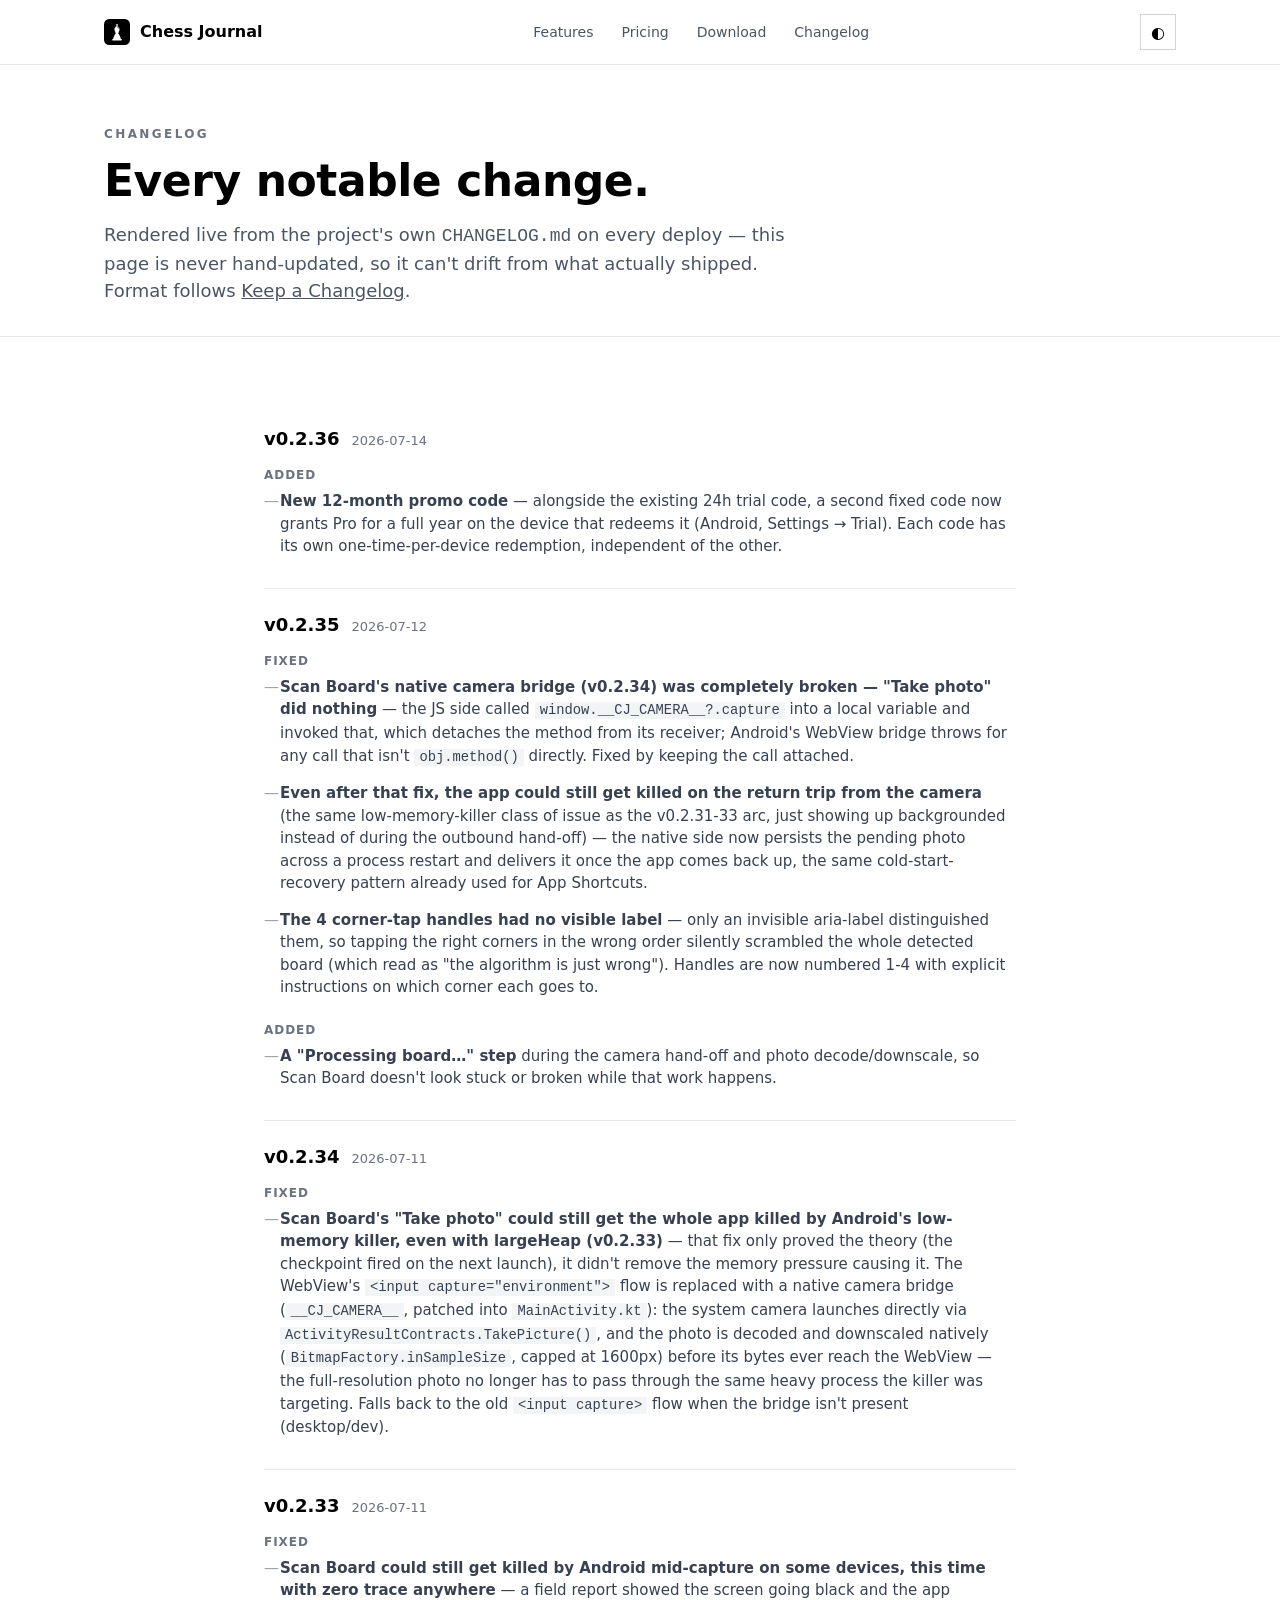
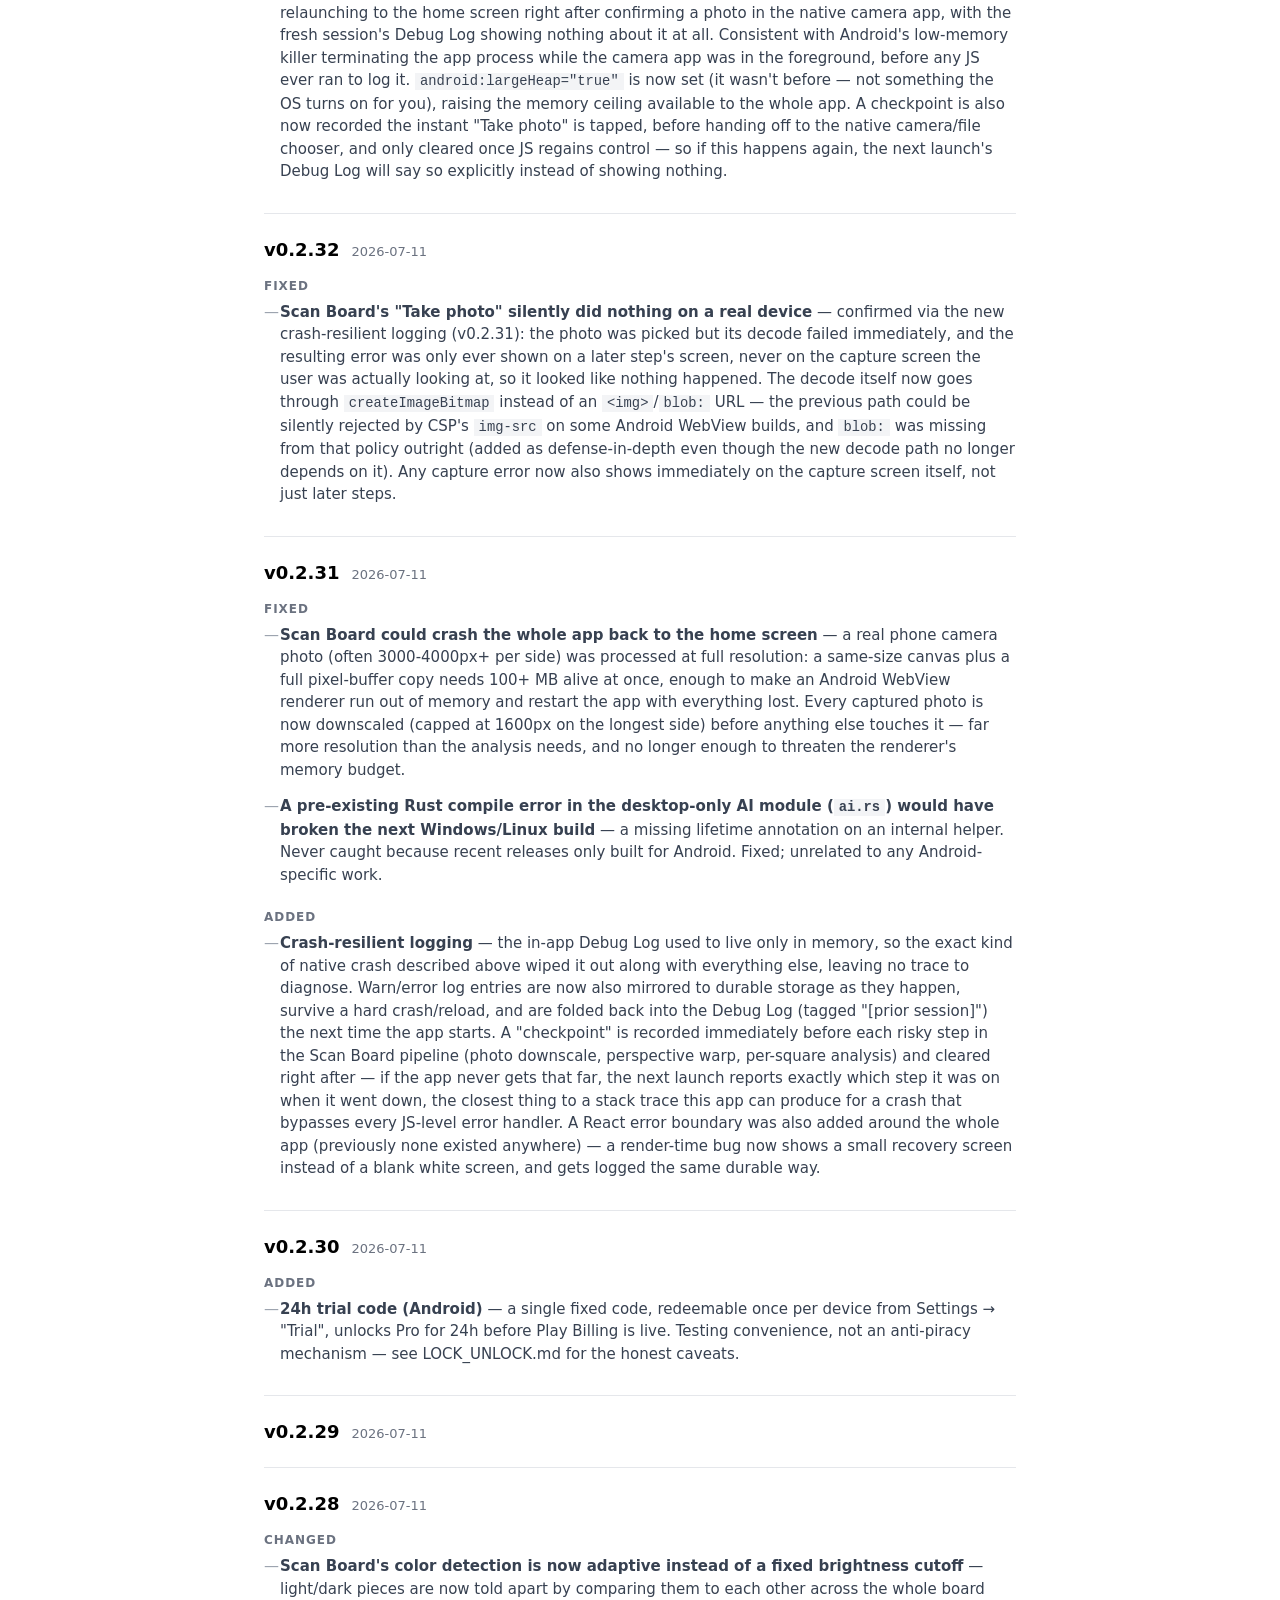
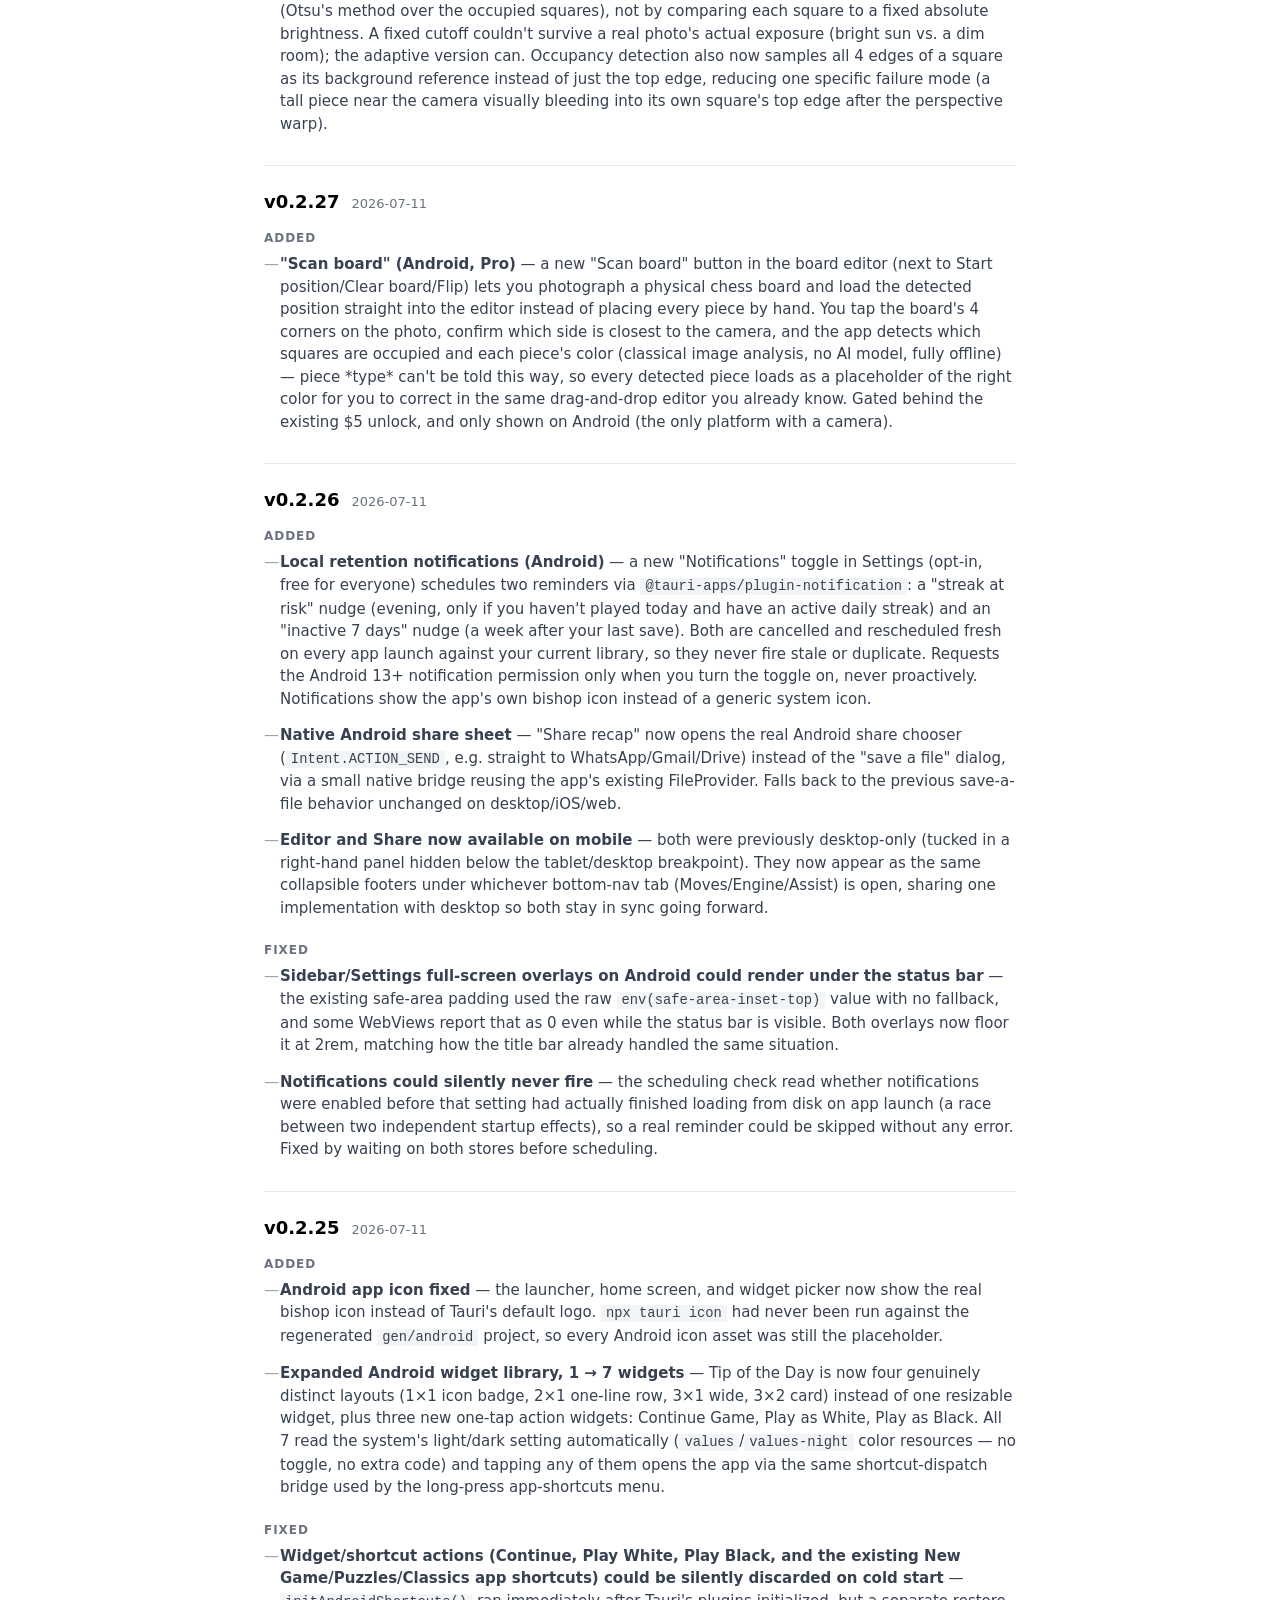
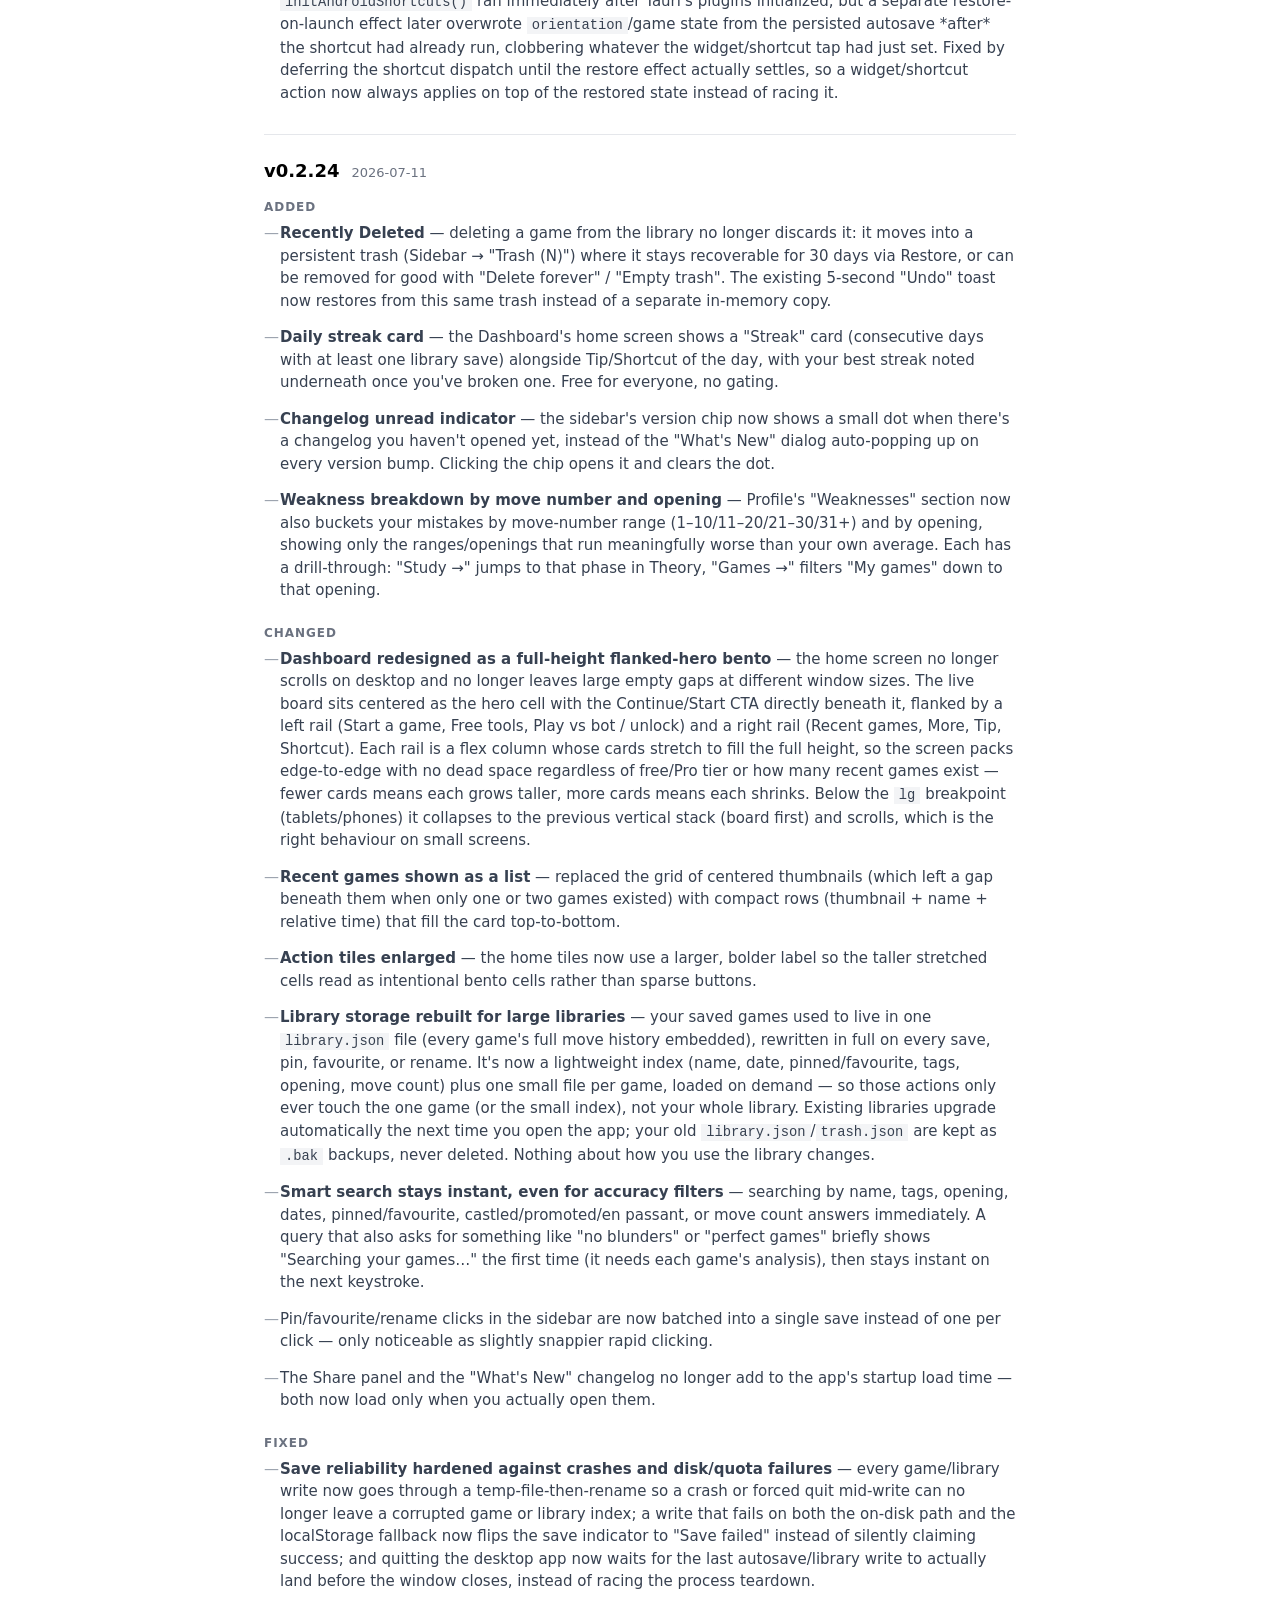
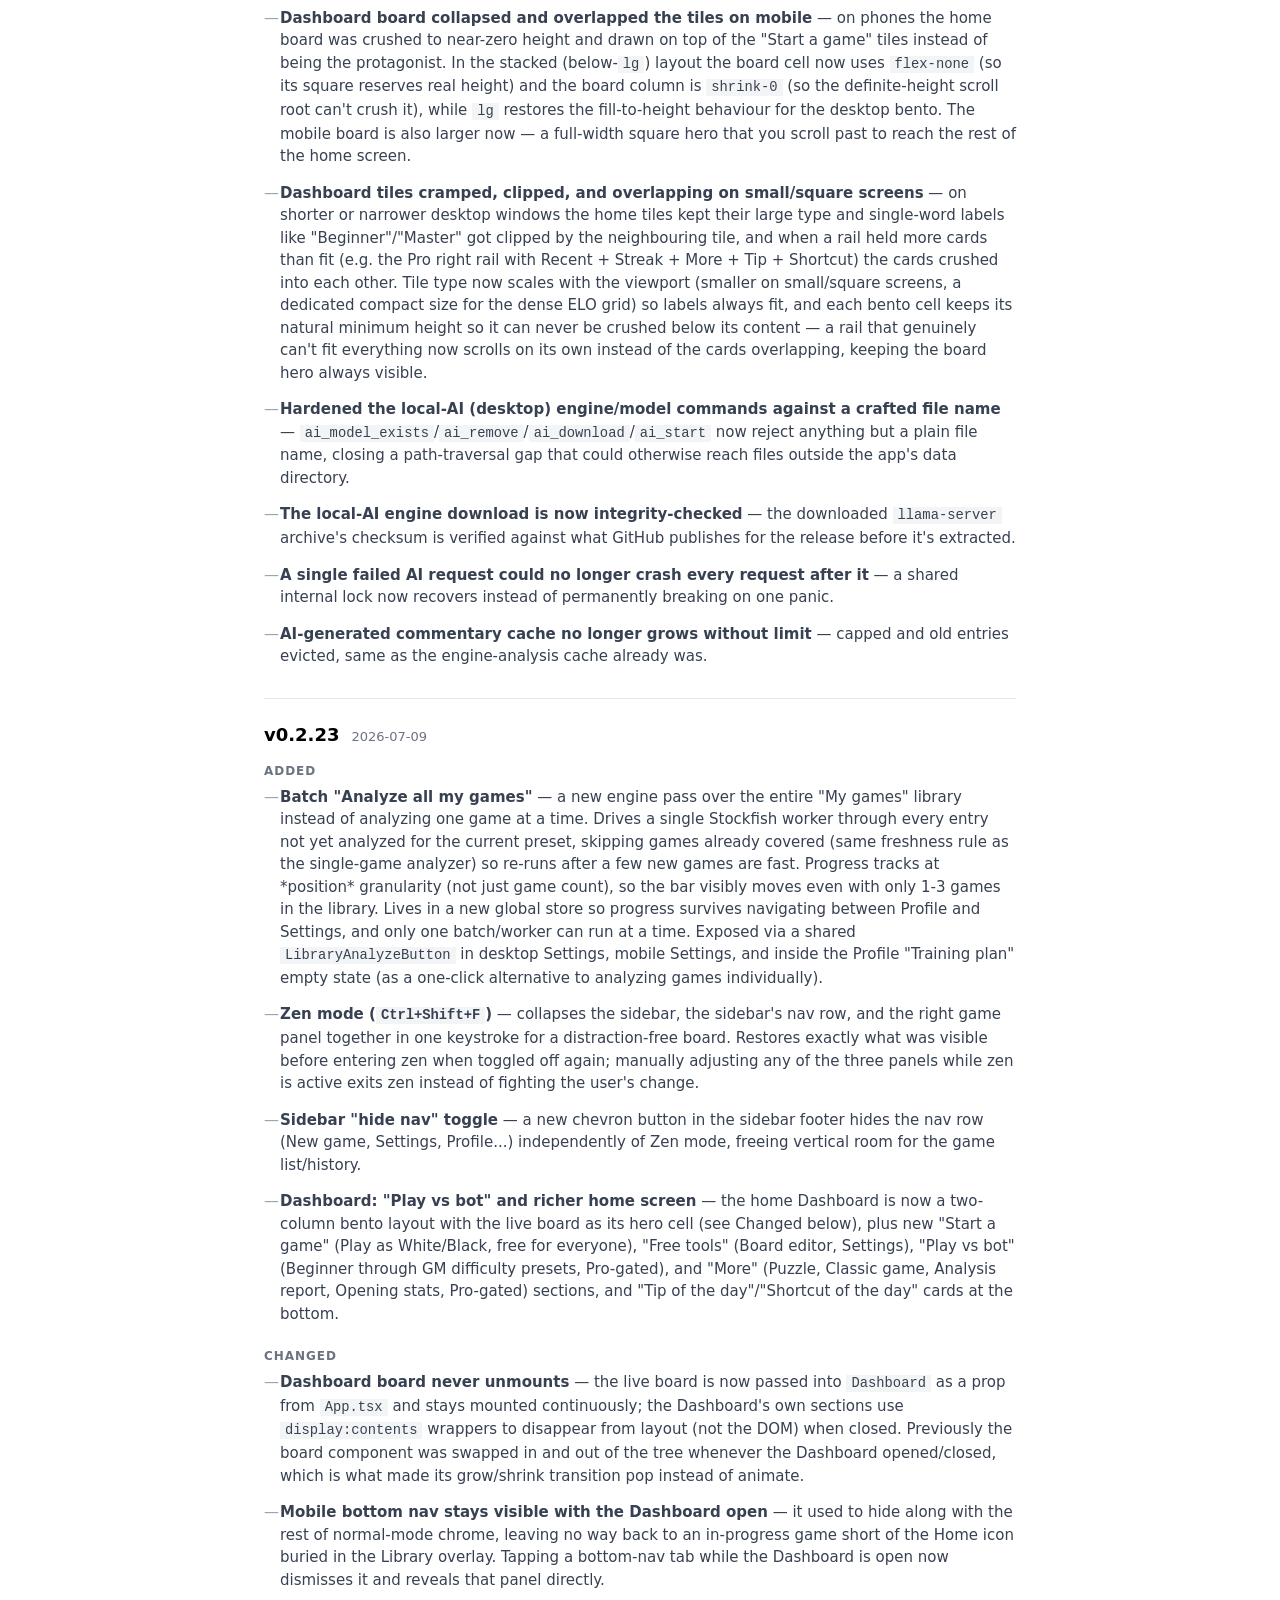
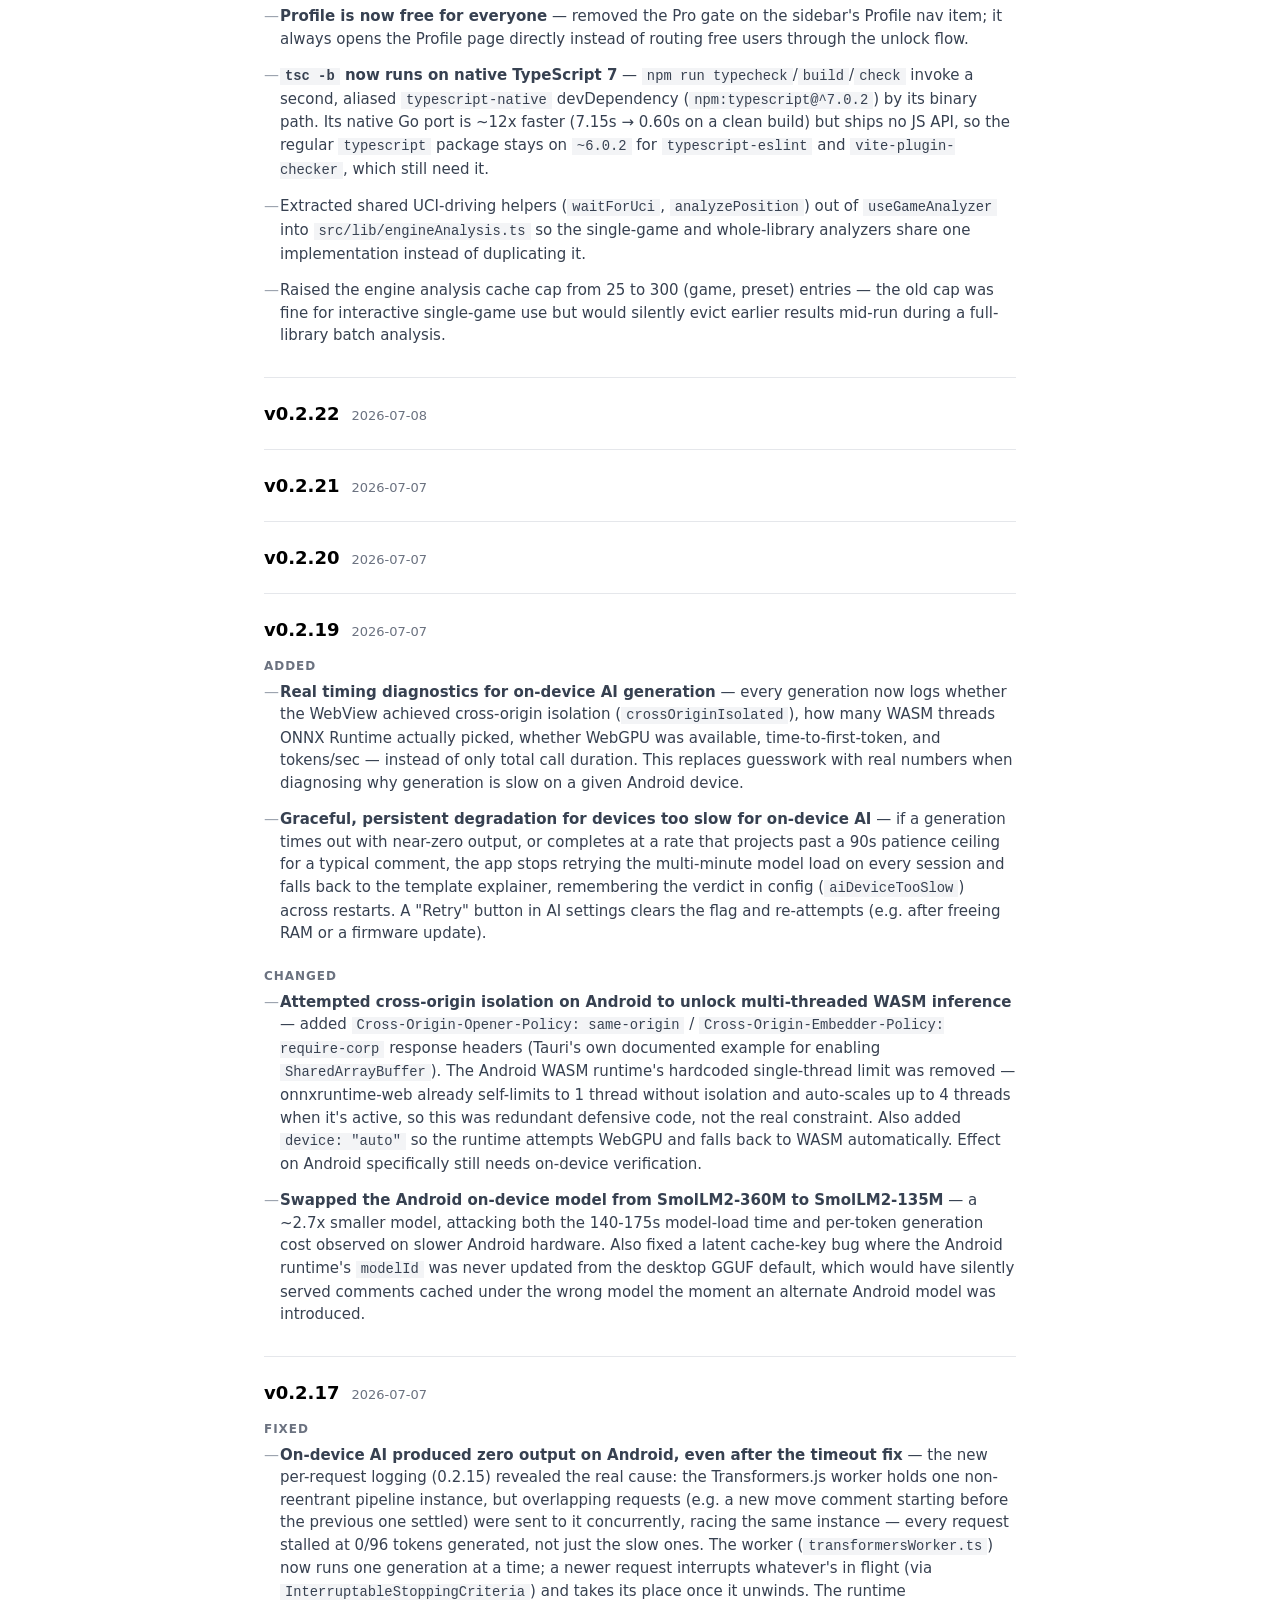
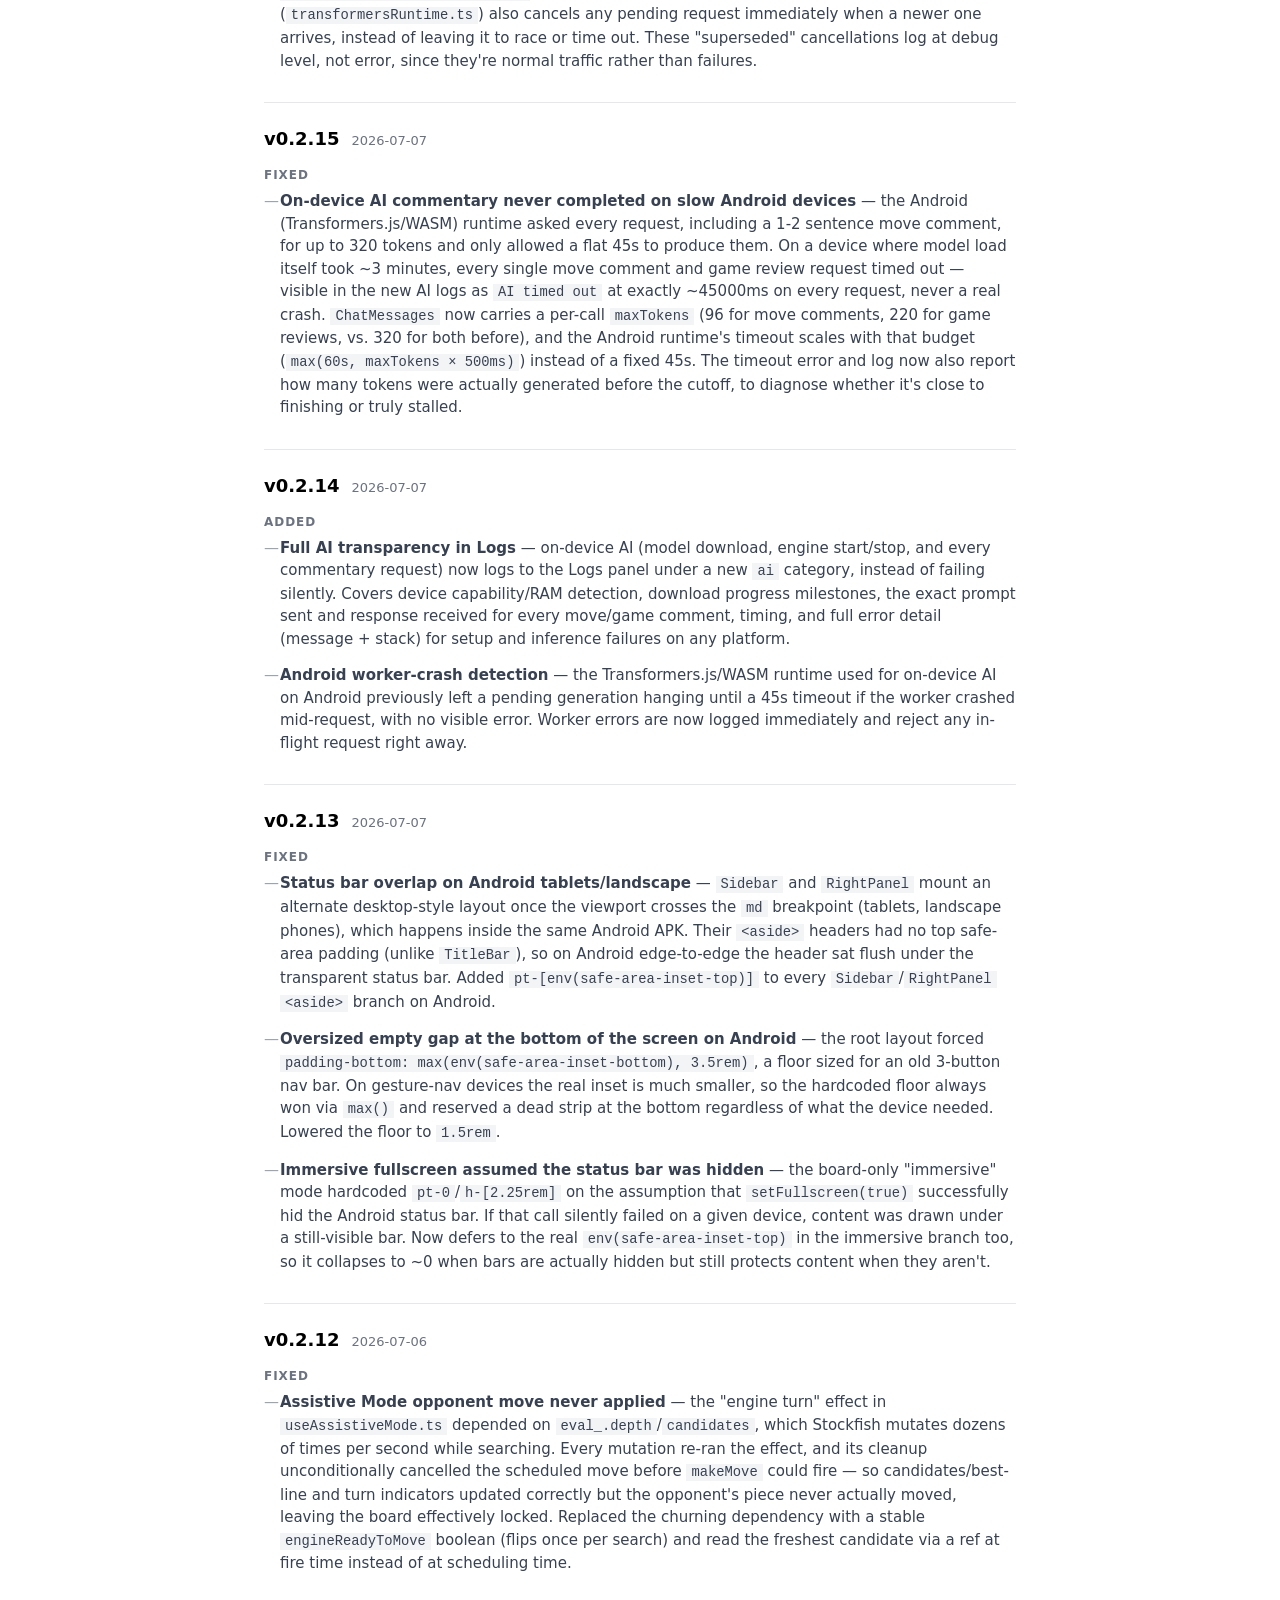
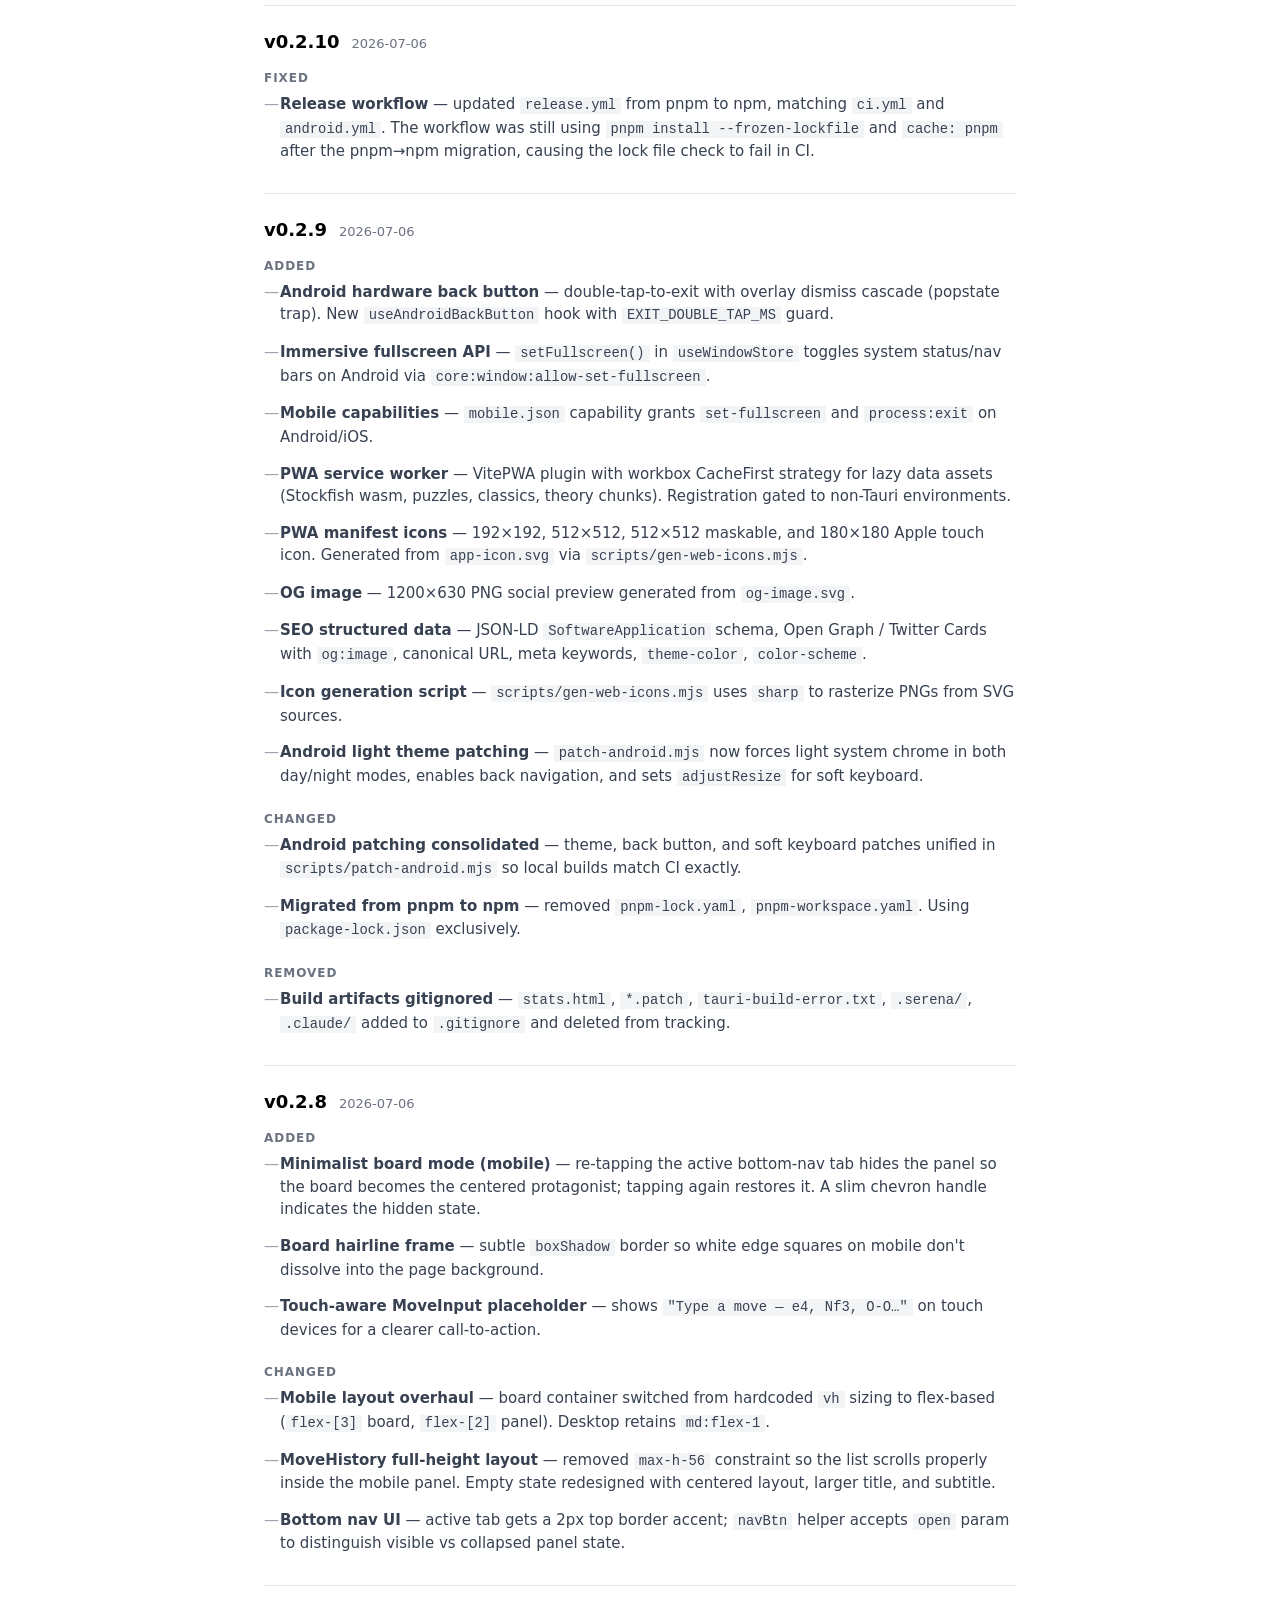
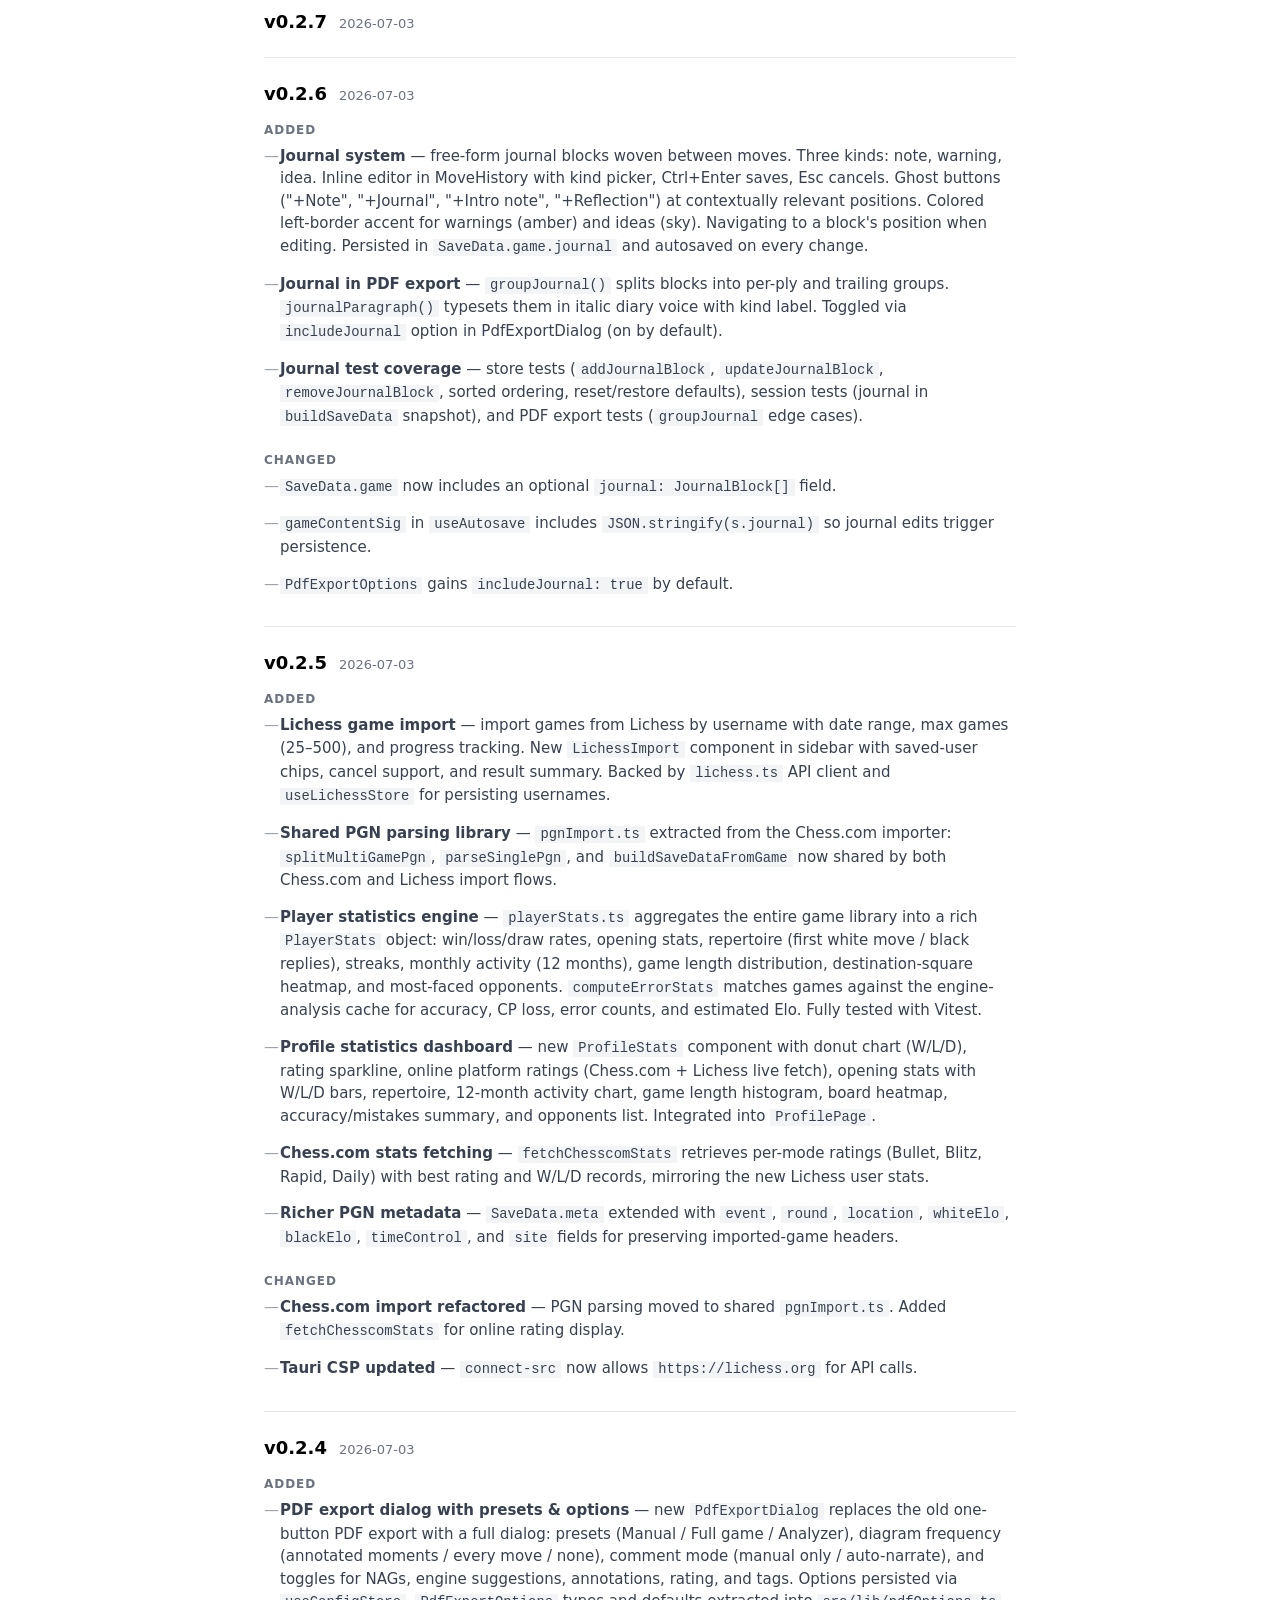
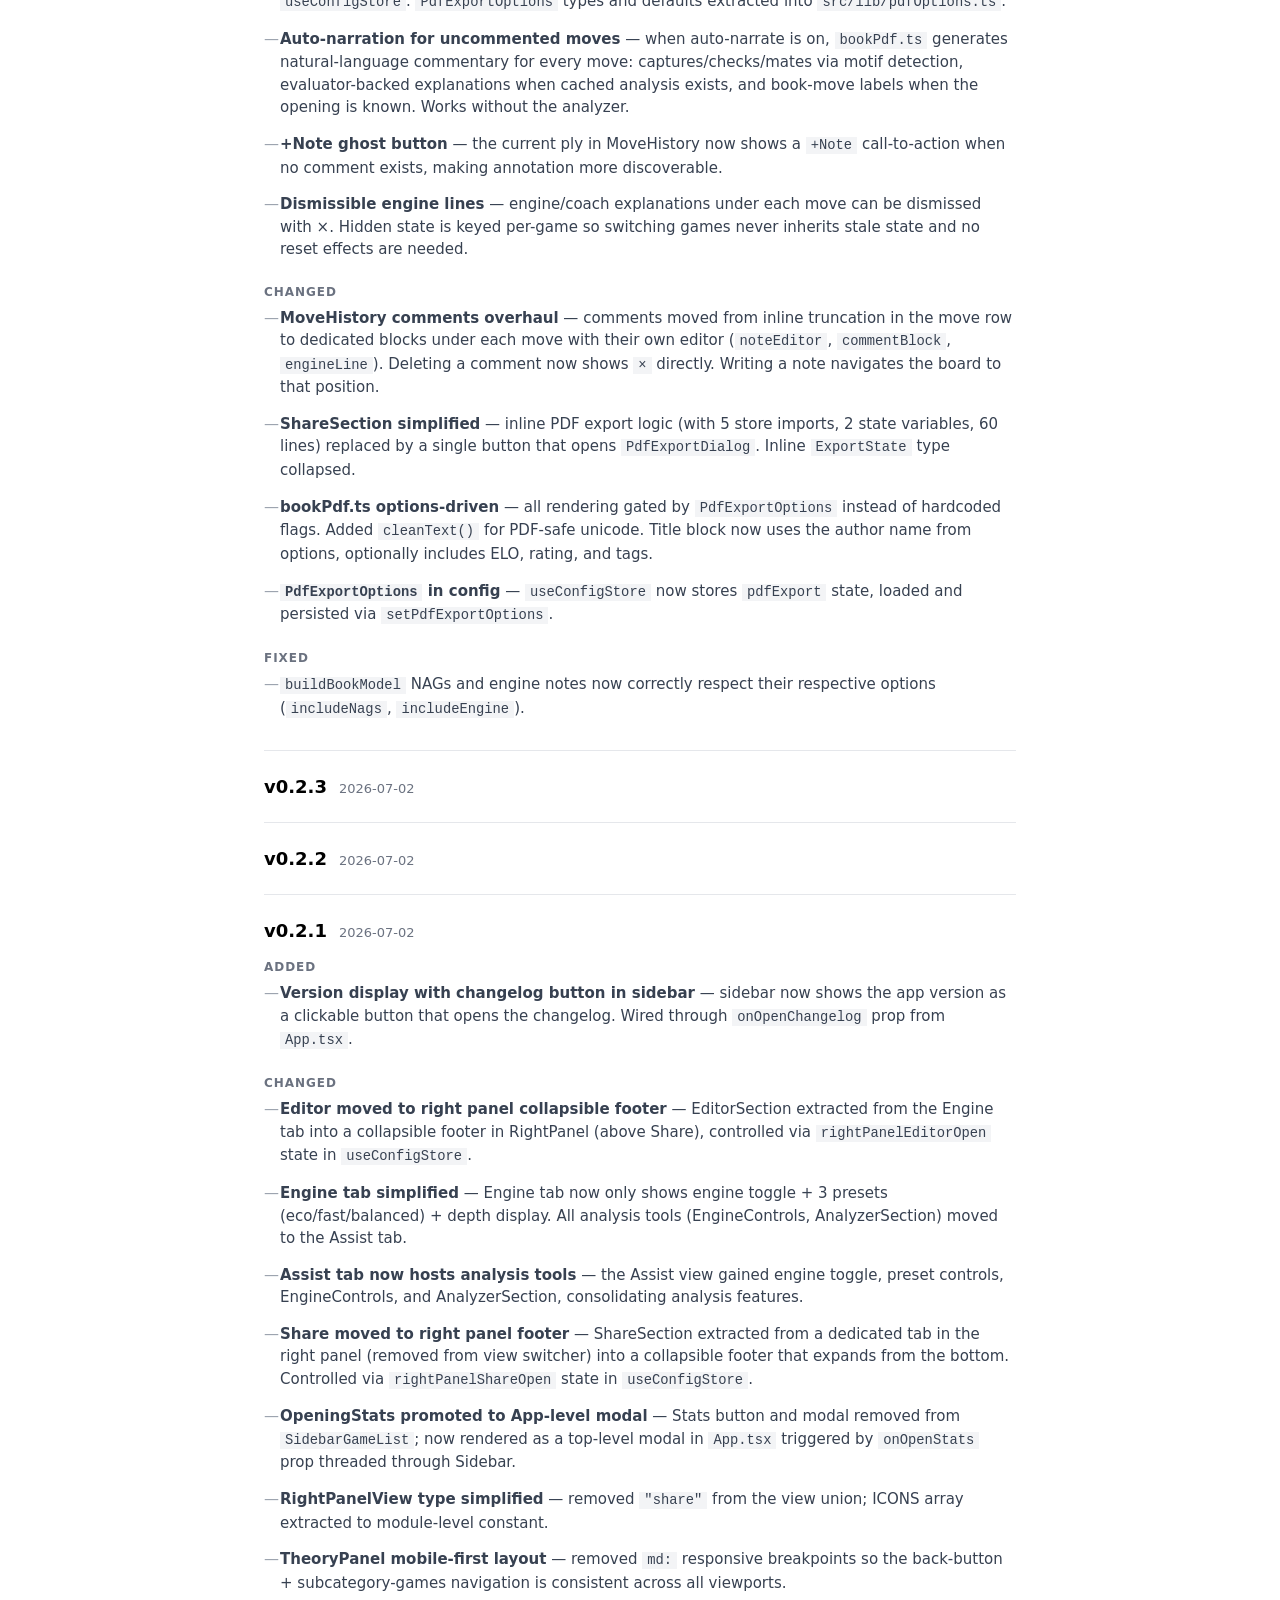
<file: changelog.html>
<!doctype html>
<html lang="en">
<head>
<meta charset="UTF-8" />
<meta name="viewport" content="width=device-width, initial-scale=1" />
<title>Changelog — Chess Journal</title>
<meta name="description" content="Every notable change to Chess Journal, version by version — pulled live from the project's own CHANGELOG.md." />
<meta name="author" content="sazardev" />
<meta name="robots" content="index, follow, max-image-preview:large, max-snippet:-1" />
<link rel="canonical" href="https://sazardev.github.io/chess-journal-site/changelog.html" />
<link rel="manifest" href="./site.webmanifest" />
<link rel="icon" href="./favicon.ico" sizes="any" />
<link rel="icon" type="image/svg+xml" href="./assets/img/brand/favicon.svg" />
<link rel="apple-touch-icon" href="./assets/img/brand/apple-touch-icon.png" />
<meta name="theme-color" content="#ffffff" media="(prefers-color-scheme: light)" />
<meta name="theme-color" content="#0c0c0d" media="(prefers-color-scheme: dark)" />

<meta property="og:type" content="website" />
<meta property="og:site_name" content="Chess Journal" />
<meta property="og:title" content="Changelog — Chess Journal" />
<meta property="og:description" content="Every notable change to Chess Journal, version by version — pulled live from the project's own CHANGELOG.md." />
<meta property="og:url" content="https://sazardev.github.io/chess-journal-site/changelog.html" />
<meta property="og:locale" content="en_US" />
<meta property="og:image" content="https://sazardev.github.io/chess-journal-site/assets/img/brand/og-image.png" />
<meta property="og:image:width" content="1200" />
<meta property="og:image:height" content="630" />
<meta property="og:image:alt" content="Chess Journal — your gamebook for chess" />
<meta name="twitter:card" content="summary_large_image" />
<meta name="twitter:title" content="Changelog — Chess Journal" />
<meta name="twitter:description" content="Every notable change to Chess Journal, version by version." />
<meta name="twitter:image" content="https://sazardev.github.io/chess-journal-site/assets/img/brand/og-image.png" />

<link href="https://api.fontshare.com/v2/css?f[]=general-sans@400,500,600,700&display=swap" rel="stylesheet" />
<link rel="stylesheet" href="./assets/css/style.css" />

<script type="application/ld+json">
{
  "@context": "https://schema.org",
  "@graph": [
    {
      "@type": "WebPage",
      "name": "Changelog — Chess Journal",
      "url": "https://sazardev.github.io/chess-journal-site/changelog.html",
      "description": "Every notable change to Chess Journal, version by version — pulled live from the project's own CHANGELOG.md.",
      "inLanguage": "en",
      "isPartOf": { "@id": "https://sazardev.github.io/chess-journal-site/#website" },
      "author": { "@id": "https://sazardev.github.io/chess-journal-site/#author" }
    },
    {
      "@type": "BreadcrumbList",
      "itemListElement": [
        { "@type": "ListItem", "position": 1, "name": "Chess Journal", "item": "https://sazardev.github.io/chess-journal-site/" },
        { "@type": "ListItem", "position": 2, "name": "Changelog", "item": "https://sazardev.github.io/chess-journal-site/changelog.html" }
      ]
    }
  ]
}
</script>
</head>
<body>

<a class="skip-link" href="#main">Skip to content</a>

<header class="site">
  <nav class="wrap nav">
    <a class="brand" href="./index.html">
      <img src="./assets/img/brand/app-icon.svg" alt="" width="26" height="26" />
      Chess Journal
    </a>
    <div class="nav-links">
      <a href="./index.html#features">Features</a>
      <a href="./index.html#pricing">Pricing</a>
      <a href="./index.html#download">Download</a>
      <a href="./changelog.html">Changelog</a>    </div>
    <div class="nav-right">
      <button class="icon-btn" id="theme-toggle" aria-label="Toggle dark mode" title="Toggle dark mode">◐</button>
      <button class="icon-btn nav-toggle" aria-label="Toggle menu" aria-expanded="false">☰</button>
    </div>
  </nav>
</header>

<main id="main">
  <section class="page-hero">
    <div class="wrap">
      <span class="kicker">Changelog</span>
      <h1 style="font-size: clamp(30px, 4.4vw, 44px)">Every notable change.</h1>
      <p class="lede">
        Rendered live from the project's own <code>CHANGELOG.md</code> on every
        deploy — this page is never hand-updated, so it can't drift from what
        actually shipped. Format follows
        <a href="https://keepachangelog.com/" target="_blank" rel="noopener">Keep a Changelog</a>.
      </p>
    </div>
  </section>

  <section>
    <div class="wrap prose" style="max-width: 800px;">
      <div id="changelog-full">
        <p>Loading changelog…</p>
      </div>
    </div>
  </section>
</main>

<footer class="site">
  <div class="wrap footer-bottom">
    <span>© 2026 sazardev. Chess Journal is proprietary software — see <a href="./terms.html">Terms &amp; License</a>.</span>
    <a href="./index.html">← Back to Chess Journal</a>
  </div>
</footer>

<script src="./assets/js/main.js"></script>
</body>
</html>
</file>
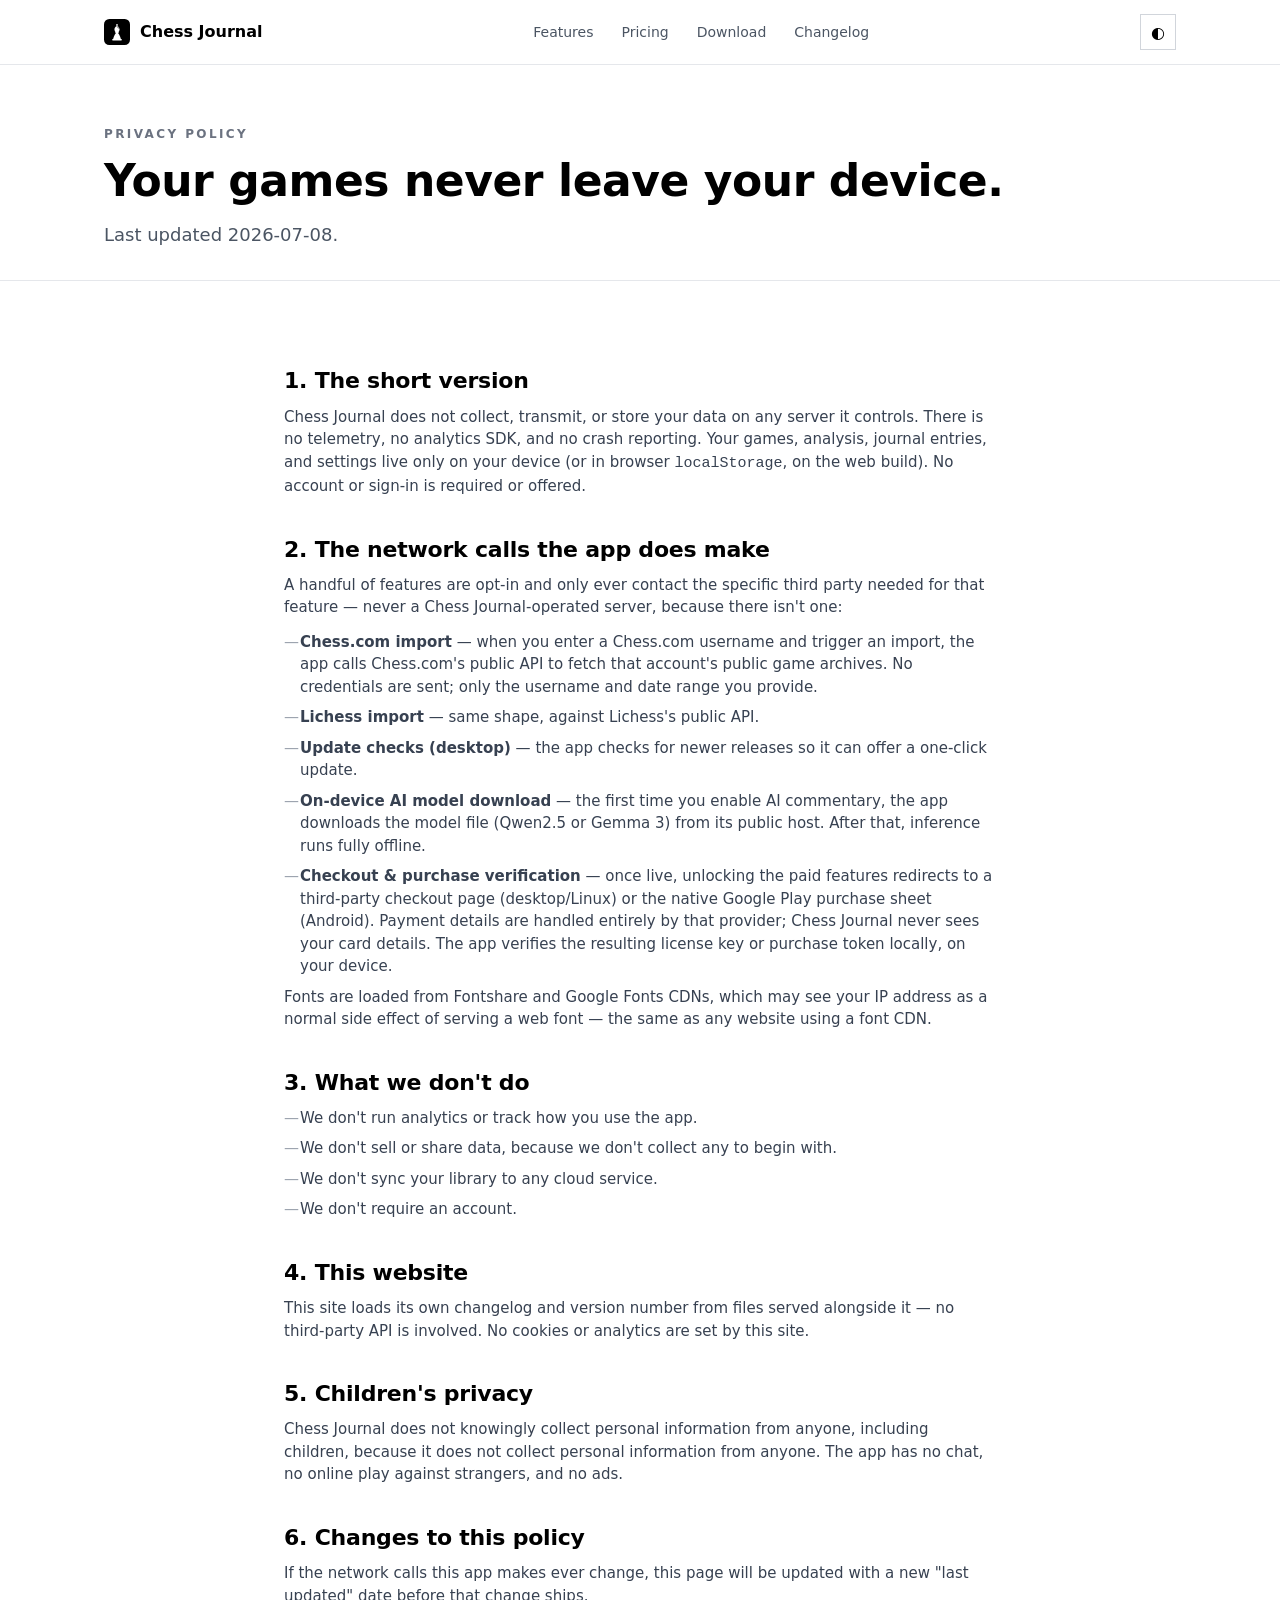
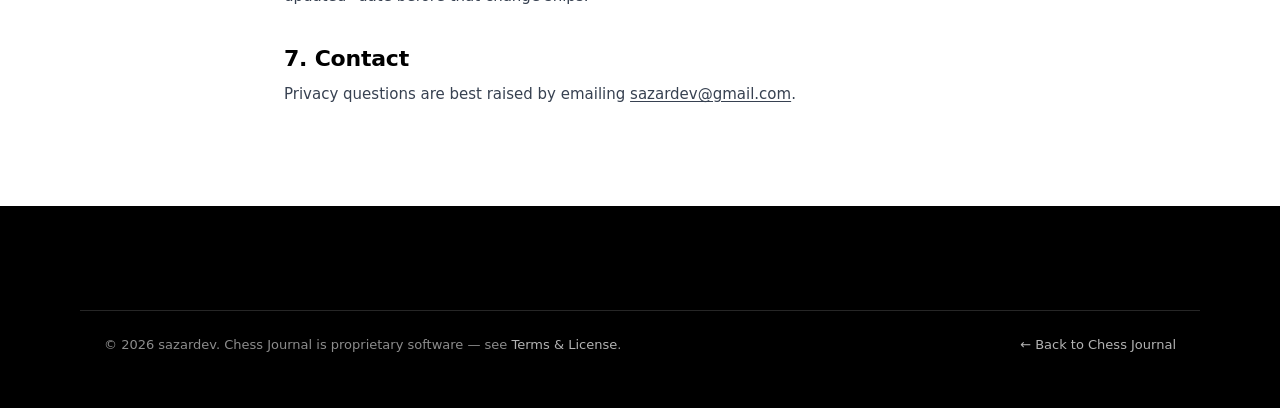
<file: privacy.html>
<!doctype html>
<html lang="en">
<head>
<meta charset="UTF-8" />
<meta name="viewport" content="width=device-width, initial-scale=1" />
<title>Privacy Policy — Chess Journal</title>
<meta name="description" content="Chess Journal runs entirely on your device. This page explains the few network calls the app makes and why." />
<meta name="author" content="sazardev" />
<meta name="robots" content="index, follow, max-image-preview:large, max-snippet:-1" />
<link rel="canonical" href="https://sazardev.github.io/chess-journal-site/privacy.html" />
<link rel="manifest" href="./site.webmanifest" />
<link rel="icon" href="./favicon.ico" sizes="any" />
<link rel="icon" type="image/svg+xml" href="./assets/img/brand/favicon.svg" />
<link rel="apple-touch-icon" href="./assets/img/brand/apple-touch-icon.png" />
<meta name="theme-color" content="#ffffff" media="(prefers-color-scheme: light)" />
<meta name="theme-color" content="#0c0c0d" media="(prefers-color-scheme: dark)" />

<meta property="og:type" content="website" />
<meta property="og:site_name" content="Chess Journal" />
<meta property="og:title" content="Privacy Policy — Chess Journal" />
<meta property="og:description" content="Chess Journal runs entirely on your device. This page explains the few network calls the app makes and why." />
<meta property="og:url" content="https://sazardev.github.io/chess-journal-site/privacy.html" />
<meta property="og:locale" content="en_US" />
<meta property="og:image" content="https://sazardev.github.io/chess-journal-site/assets/img/brand/og-image.png" />
<meta property="og:image:width" content="1200" />
<meta property="og:image:height" content="630" />
<meta property="og:image:alt" content="Chess Journal — your gamebook for chess" />
<meta name="twitter:card" content="summary_large_image" />
<meta name="twitter:title" content="Privacy Policy — Chess Journal" />
<meta name="twitter:description" content="Chess Journal runs entirely on your device. This page explains the few network calls the app makes and why." />
<meta name="twitter:image" content="https://sazardev.github.io/chess-journal-site/assets/img/brand/og-image.png" />

<link href="https://api.fontshare.com/v2/css?f[]=general-sans@400,500,600,700&display=swap" rel="stylesheet" />
<link rel="stylesheet" href="./assets/css/style.css" />

<script type="application/ld+json">
{
  "@context": "https://schema.org",
  "@graph": [
    {
      "@type": "WebPage",
      "name": "Privacy Policy — Chess Journal",
      "url": "https://sazardev.github.io/chess-journal-site/privacy.html",
      "description": "Chess Journal runs entirely on your device. This page explains the few network calls the app makes and why.",
      "inLanguage": "en",
      "isPartOf": { "@id": "https://sazardev.github.io/chess-journal-site/#website" },
      "author": { "@id": "https://sazardev.github.io/chess-journal-site/#author" }
    },
    {
      "@type": "BreadcrumbList",
      "itemListElement": [
        { "@type": "ListItem", "position": 1, "name": "Chess Journal", "item": "https://sazardev.github.io/chess-journal-site/" },
        { "@type": "ListItem", "position": 2, "name": "Privacy Policy", "item": "https://sazardev.github.io/chess-journal-site/privacy.html" }
      ]
    }
  ]
}
</script>
</head>
<body>

<a class="skip-link" href="#main">Skip to content</a>

<header class="site">
  <nav class="wrap nav">
    <a class="brand" href="./index.html">
      <img src="./assets/img/brand/app-icon.svg" alt="" width="26" height="26" />
      Chess Journal
    </a>
    <div class="nav-links">
      <a href="./index.html#features">Features</a>
      <a href="./index.html#pricing">Pricing</a>
      <a href="./index.html#download">Download</a>
      <a href="./changelog.html">Changelog</a>    </div>
    <div class="nav-right">
      <button class="icon-btn" id="theme-toggle" aria-label="Toggle dark mode" title="Toggle dark mode">◐</button>
      <button class="icon-btn nav-toggle" aria-label="Toggle menu" aria-expanded="false">☰</button>
    </div>
  </nav>
</header>

<main id="main">
  <section class="page-hero">
    <div class="wrap">
      <span class="kicker">Privacy Policy</span>
      <h1 style="font-size: clamp(30px, 4.4vw, 44px)">Your games never leave your device.</h1>
      <p class="lede">Last updated 2026-07-08.</p>
    </div>
  </section>

  <section>
    <div class="wrap prose">

      <h2>1. The short version</h2>
      <p>Chess Journal does not collect, transmit, or store your data on any server it controls. There is no telemetry, no analytics SDK, and no crash reporting. Your games, analysis, journal entries, and settings live only on your device (or in browser <code>localStorage</code>, on the web build). No account or sign-in is required or offered.</p>

      <h2>2. The network calls the app does make</h2>
      <p>A handful of features are opt-in and only ever contact the specific third party needed for that feature — never a Chess Journal-operated server, because there isn't one:</p>
      <ul>
        <li><strong>Chess.com import</strong> — when you enter a Chess.com username and trigger an import, the app calls Chess.com's public API to fetch that account's public game archives. No credentials are sent; only the username and date range you provide.</li>
        <li><strong>Lichess import</strong> — same shape, against Lichess's public API.</li>
        <li><strong>Update checks (desktop)</strong> — the app checks for newer releases so it can offer a one-click update.</li>
        <li><strong>On-device AI model download</strong> — the first time you enable AI commentary, the app downloads the model file (Qwen2.5 or Gemma 3) from its public host. After that, inference runs fully offline.</li>
        <li><strong>Checkout &amp; purchase verification</strong> — once live, unlocking the paid features redirects to a third-party checkout page (desktop/Linux) or the native Google Play purchase sheet (Android). Payment details are handled entirely by that provider; Chess Journal never sees your card details. The app verifies the resulting license key or purchase token locally, on your device.</li>
      </ul>
      <p>Fonts are loaded from Fontshare and Google Fonts CDNs, which may see your IP address as a normal side effect of serving a web font — the same as any website using a font CDN.</p>

      <h2>3. What we don't do</h2>
      <ul>
        <li>We don't run analytics or track how you use the app.</li>
        <li>We don't sell or share data, because we don't collect any to begin with.</li>
        <li>We don't sync your library to any cloud service.</li>
        <li>We don't require an account.</li>
      </ul>

      <h2>4. This website</h2>
      <p>This site loads its own changelog and version number from files served alongside it — no third-party API is involved. No cookies or analytics are set by this site.</p>

      <h2>5. Children's privacy</h2>
      <p>Chess Journal does not knowingly collect personal information from anyone, including children, because it does not collect personal information from anyone. The app has no chat, no online play against strangers, and no ads.</p>

      <h2>6. Changes to this policy</h2>
      <p>If the network calls this app makes ever change, this page will be updated with a new "last updated" date before that change ships.</p>

      <h2>7. Contact</h2>
      <p>Privacy questions are best raised by emailing <a href="mailto:sazardev@gmail.com">sazardev@gmail.com</a>.</p>

    </div>
  </section>
</main>

<footer class="site">
  <div class="wrap footer-bottom">
    <span>© 2026 sazardev. Chess Journal is proprietary software — see <a href="./terms.html">Terms &amp; License</a>.</span>
    <a href="./index.html">← Back to Chess Journal</a>
  </div>
</footer>

<script src="./assets/js/main.js"></script>
</body>
</html>
</file>
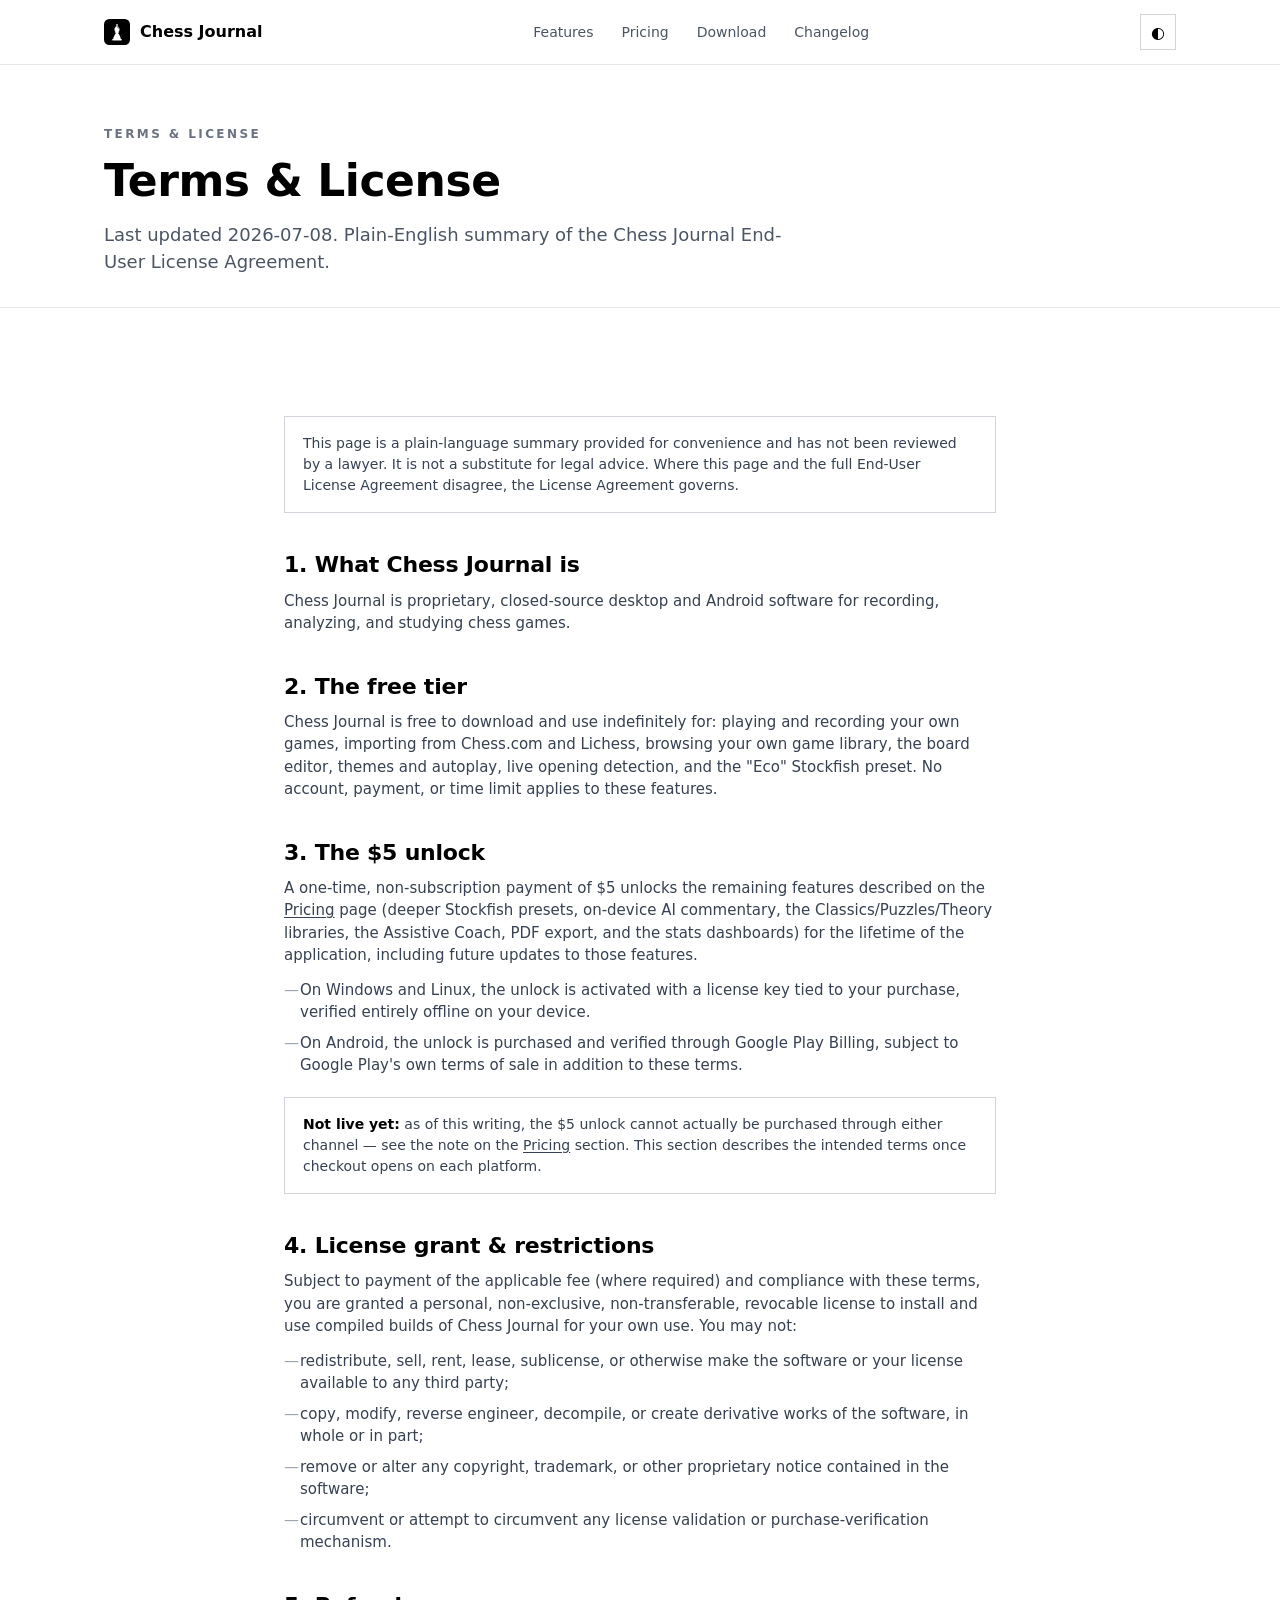
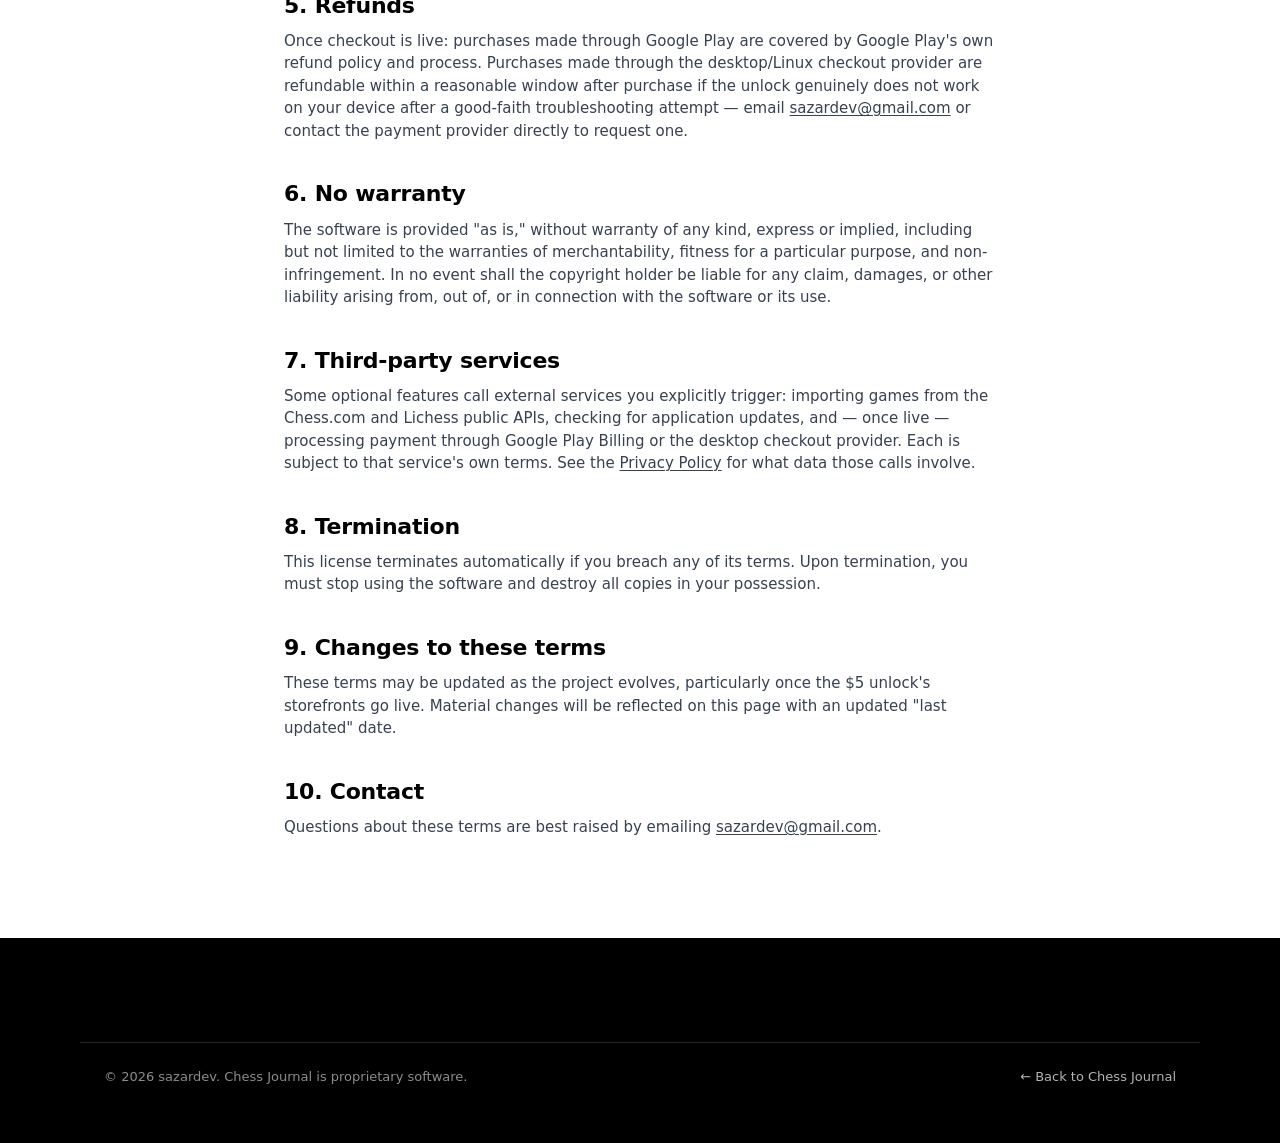
<file: terms.html>
<!doctype html>
<html lang="en">
<head>
<meta charset="UTF-8" />
<meta name="viewport" content="width=device-width, initial-scale=1" />
<title>Terms &amp; License — Chess Journal</title>
<meta name="description" content="Chess Journal's terms of use, license grant, and refund policy for the free tier and the one-time $5 unlock." />
<meta name="author" content="sazardev" />
<meta name="robots" content="index, follow, max-image-preview:large, max-snippet:-1" />
<link rel="canonical" href="https://sazardev.github.io/chess-journal-site/terms.html" />
<link rel="manifest" href="./site.webmanifest" />
<link rel="icon" href="./favicon.ico" sizes="any" />
<link rel="icon" type="image/svg+xml" href="./assets/img/brand/favicon.svg" />
<link rel="apple-touch-icon" href="./assets/img/brand/apple-touch-icon.png" />
<meta name="theme-color" content="#ffffff" media="(prefers-color-scheme: light)" />
<meta name="theme-color" content="#0c0c0d" media="(prefers-color-scheme: dark)" />

<meta property="og:type" content="website" />
<meta property="og:site_name" content="Chess Journal" />
<meta property="og:title" content="Terms &amp; License — Chess Journal" />
<meta property="og:description" content="Chess Journal's terms of use, license grant, and refund policy for the free tier and the one-time $5 unlock." />
<meta property="og:url" content="https://sazardev.github.io/chess-journal-site/terms.html" />
<meta property="og:locale" content="en_US" />
<meta property="og:image" content="https://sazardev.github.io/chess-journal-site/assets/img/brand/og-image.png" />
<meta property="og:image:width" content="1200" />
<meta property="og:image:height" content="630" />
<meta property="og:image:alt" content="Chess Journal — your gamebook for chess" />
<meta name="twitter:card" content="summary_large_image" />
<meta name="twitter:title" content="Terms &amp; License — Chess Journal" />
<meta name="twitter:description" content="Chess Journal's terms of use, license grant, and refund policy for the free tier and the one-time $5 unlock." />
<meta name="twitter:image" content="https://sazardev.github.io/chess-journal-site/assets/img/brand/og-image.png" />

<link href="https://api.fontshare.com/v2/css?f[]=general-sans@400,500,600,700&display=swap" rel="stylesheet" />
<link rel="stylesheet" href="./assets/css/style.css" />

<script type="application/ld+json">
{
  "@context": "https://schema.org",
  "@graph": [
    {
      "@type": "WebPage",
      "name": "Terms & License — Chess Journal",
      "url": "https://sazardev.github.io/chess-journal-site/terms.html",
      "description": "Chess Journal's terms of use, license grant, and refund policy for the free tier and the one-time $5 unlock.",
      "inLanguage": "en",
      "isPartOf": { "@id": "https://sazardev.github.io/chess-journal-site/#website" },
      "author": { "@id": "https://sazardev.github.io/chess-journal-site/#author" }
    },
    {
      "@type": "BreadcrumbList",
      "itemListElement": [
        { "@type": "ListItem", "position": 1, "name": "Chess Journal", "item": "https://sazardev.github.io/chess-journal-site/" },
        { "@type": "ListItem", "position": 2, "name": "Terms & License", "item": "https://sazardev.github.io/chess-journal-site/terms.html" }
      ]
    }
  ]
}
</script>
</head>
<body>

<a class="skip-link" href="#main">Skip to content</a>

<header class="site">
  <nav class="wrap nav">
    <a class="brand" href="./index.html">
      <img src="./assets/img/brand/app-icon.svg" alt="" width="26" height="26" />
      Chess Journal
    </a>
    <div class="nav-links">
      <a href="./index.html#features">Features</a>
      <a href="./index.html#pricing">Pricing</a>
      <a href="./index.html#download">Download</a>
      <a href="./changelog.html">Changelog</a>    </div>
    <div class="nav-right">
      <button class="icon-btn" id="theme-toggle" aria-label="Toggle dark mode" title="Toggle dark mode">◐</button>
      <button class="icon-btn nav-toggle" aria-label="Toggle menu" aria-expanded="false">☰</button>
    </div>
  </nav>
</header>

<main id="main">
  <section class="page-hero">
    <div class="wrap">
      <span class="kicker">Terms &amp; License</span>
      <h1 style="font-size: clamp(30px, 4.4vw, 44px)">Terms &amp; License</h1>
      <p class="lede">Last updated 2026-07-08. Plain-English summary of the Chess Journal End-User License Agreement.</p>
    </div>
  </section>

  <section>
    <div class="wrap prose">

      <div class="callout">
        This page is a plain-language summary provided for convenience and has
        not been reviewed by a lawyer. It is not a substitute for legal advice.
        Where this page and the full End-User License Agreement disagree, the
        License Agreement governs.
      </div>

      <h2>1. What Chess Journal is</h2>
      <p>Chess Journal is proprietary, closed-source desktop and Android software for recording, analyzing, and studying chess games.</p>

      <h2>2. The free tier</h2>
      <p>Chess Journal is free to download and use indefinitely for: playing and recording your own games, importing from Chess.com and Lichess, browsing your own game library, the board editor, themes and autoplay, live opening detection, and the "Eco" Stockfish preset. No account, payment, or time limit applies to these features.</p>

      <h2>3. The $5 unlock</h2>
      <p>A one-time, non-subscription payment of $5 unlocks the remaining features described on the <a href="./index.html#pricing">Pricing</a> page (deeper Stockfish presets, on-device AI commentary, the Classics/Puzzles/Theory libraries, the Assistive Coach, PDF export, and the stats dashboards) for the lifetime of the application, including future updates to those features.</p>
      <ul>
        <li>On Windows and Linux, the unlock is activated with a license key tied to your purchase, verified entirely offline on your device.</li>
        <li>On Android, the unlock is purchased and verified through Google Play Billing, subject to Google Play's own terms of sale in addition to these terms.</li>
      </ul>
      <div class="callout">
        <strong>Not live yet:</strong> as of this writing, the $5 unlock cannot
        actually be purchased through either channel — see the note on the
        <a href="./index.html#pricing">Pricing</a> section. This section
        describes the intended terms once checkout opens on each platform.
      </div>

      <h2>4. License grant &amp; restrictions</h2>
      <p>Subject to payment of the applicable fee (where required) and compliance with these terms, you are granted a personal, non-exclusive, non-transferable, revocable license to install and use compiled builds of Chess Journal for your own use. You may not:</p>
      <ul>
        <li>redistribute, sell, rent, lease, sublicense, or otherwise make the software or your license available to any third party;</li>
        <li>copy, modify, reverse engineer, decompile, or create derivative works of the software, in whole or in part;</li>
        <li>remove or alter any copyright, trademark, or other proprietary notice contained in the software;</li>
        <li>circumvent or attempt to circumvent any license validation or purchase-verification mechanism.</li>
      </ul>

      <h2>5. Refunds</h2>
      <p>Once checkout is live: purchases made through Google Play are covered by Google Play's own refund policy and process. Purchases made through the desktop/Linux checkout provider are refundable within a reasonable window after purchase if the unlock genuinely does not work on your device after a good-faith troubleshooting attempt — email <a href="mailto:sazardev@gmail.com">sazardev@gmail.com</a> or contact the payment provider directly to request one.</p>

      <h2>6. No warranty</h2>
      <p>The software is provided "as is," without warranty of any kind, express or implied, including but not limited to the warranties of merchantability, fitness for a particular purpose, and non-infringement. In no event shall the copyright holder be liable for any claim, damages, or other liability arising from, out of, or in connection with the software or its use.</p>

      <h2>7. Third-party services</h2>
      <p>Some optional features call external services you explicitly trigger: importing games from the Chess.com and Lichess public APIs, checking for application updates, and — once live — processing payment through Google Play Billing or the desktop checkout provider. Each is subject to that service's own terms. See the <a href="./privacy.html">Privacy Policy</a> for what data those calls involve.</p>

      <h2>8. Termination</h2>
      <p>This license terminates automatically if you breach any of its terms. Upon termination, you must stop using the software and destroy all copies in your possession.</p>

      <h2>9. Changes to these terms</h2>
      <p>These terms may be updated as the project evolves, particularly once the $5 unlock's storefronts go live. Material changes will be reflected on this page with an updated "last updated" date.</p>

      <h2>10. Contact</h2>
      <p>Questions about these terms are best raised by emailing <a href="mailto:sazardev@gmail.com">sazardev@gmail.com</a>.</p>

    </div>
  </section>
</main>

<footer class="site">
  <div class="wrap footer-bottom">
    <span>© 2026 sazardev. Chess Journal is proprietary software.</span>
    <a href="./index.html">← Back to Chess Journal</a>
  </div>
</footer>

<script src="./assets/js/main.js"></script>
</body>
</html>
</file>
<file: assets/css/style.css>
/* Chess Journal — marketing site
   Design tokens mirror src/index.css exactly: monochrome black/white/gray,
   General Sans, border-radius 0 everywhere, no shadows, no gradients. */

:root {
  color-scheme: light;
  --c-white: #ffffff;
  --c-black: #000000;
  --c-gray-50: #f9fafb;
  --c-gray-100: #f3f4f6;
  --c-gray-200: #e5e7eb;
  --c-gray-300: #d1d5db;
  --c-gray-400: #9ca3af;
  --c-gray-500: #6b7280;
  --c-gray-600: #4b5563;
  --c-gray-700: #374151;
  --c-gray-800: #1f2937;
  --c-gray-900: #111827;
  --c-board-light: #ffffff;
  --c-board-dark: #b0b0b0;
  --font-sans: "General Sans", ui-sans-serif, system-ui, sans-serif;
  --max: 1120px;
}

@media (prefers-color-scheme: dark) {
  :root:not([data-theme="light"]) {
    color-scheme: dark;
    --c-white: #0c0c0d;
    --c-black: #f4f4f5;
    --c-gray-50: #161617;
    --c-gray-100: #1f1f21;
    --c-gray-200: #2a2a2d;
    --c-gray-300: #3c3c41;
    --c-gray-400: #8a8a92;
    --c-gray-500: #a1a1aa;
    --c-gray-600: #c2c2c9;
    --c-gray-700: #d6d6db;
    --c-gray-800: #e6e6e9;
    --c-gray-900: #f0f0f2;
    --c-board-light: #3c3c41;
    --c-board-dark: #262629;
  }
}

:root[data-theme="dark"] {
  color-scheme: dark;
  --c-white: #0c0c0d;
  --c-black: #f4f4f5;
  --c-gray-50: #161617;
  --c-gray-100: #1f1f21;
  --c-gray-200: #2a2a2d;
  --c-gray-300: #3c3c41;
  --c-gray-400: #8a8a92;
  --c-gray-500: #a1a1aa;
  --c-gray-600: #c2c2c9;
  --c-gray-700: #d6d6db;
  --c-gray-800: #e6e6e9;
  --c-gray-900: #f0f0f2;
  --c-board-light: #3c3c41;
  --c-board-dark: #262629;
}

* {
  margin: 0;
  padding: 0;
  box-sizing: border-box;
  border-radius: 0 !important;
}

html {
  scroll-behavior: smooth;
}

body {
  font-family: var(--font-sans);
  background: var(--c-white);
  color: var(--c-black);
  -webkit-font-smoothing: antialiased;
  -moz-osx-font-smoothing: grayscale;
  line-height: 1.5;
}

img,
video {
  max-width: 100%;
  display: block;
}

a {
  color: inherit;
}

ul,
ol {
  list-style: none;
}

button,
input,
select {
  font-family: inherit;
  font-size: inherit;
  color: inherit;
}

::selection {
  background: var(--c-black);
  color: var(--c-white);
}

/* ---------- layout ---------- */

.wrap {
  max-width: var(--max);
  margin-inline: auto;
  padding-inline: 24px;
}

section {
  padding-block: 88px;
  border-bottom: 1px solid var(--c-gray-200);
}

section:last-of-type {
  border-bottom: none;
}

.section-head {
  max-width: 680px;
  margin-bottom: 48px;
}

.section-head.center {
  max-width: 620px;
  margin-inline: auto;
  text-align: center;
}

.kicker {
  display: inline-block;
  font-size: 12px;
  font-weight: 600;
  letter-spacing: 0.2em;
  text-transform: uppercase;
  color: var(--c-gray-500);
  margin-bottom: 14px;
}

h1,
h2,
h3,
h4 {
  font-weight: 700;
  letter-spacing: -0.01em;
  line-height: 1.1;
}

h1 {
  font-size: clamp(34px, 5.4vw, 60px);
}

h2 {
  font-size: clamp(26px, 3.6vw, 38px);
}

h3 {
  font-size: 19px;
}

p {
  color: var(--c-gray-600);
}

.lede {
  font-size: 18px;
  color: var(--c-gray-600);
  margin-top: 16px;
  max-width: 60ch;
}

.section-head.center .lede {
  margin-inline: auto;
}

/* ---------- nav ---------- */

header.site {
  position: sticky;
  top: 0;
  z-index: 40;
  background: var(--c-white);
  border-bottom: 1px solid var(--c-gray-200);
}

.nav {
  display: flex;
  align-items: center;
  justify-content: space-between;
  height: 64px;
}

.brand {
  display: flex;
  align-items: center;
  gap: 10px;
  font-weight: 700;
  font-size: 16px;
  text-decoration: none;
}

.brand img {
  width: 26px;
  height: 26px;
}

.nav-links {
  display: flex;
  align-items: center;
  gap: 28px;
}

.nav-links a {
  text-decoration: none;
  font-size: 14px;
  font-weight: 500;
  color: var(--c-gray-600);
}

.nav-links a:hover {
  color: var(--c-black);
}

.nav-right {
  display: flex;
  align-items: center;
  gap: 14px;
}

/* Compound selector so this reliably beats the plain .icon-btn rule below —
   two same-specificity single-class rules would otherwise resolve by source
   order, which previously left the toggle visible at every width. */
.icon-btn.nav-toggle {
  display: none;
}

@media (max-width: 860px) {
  .nav-links {
    position: absolute;
    top: 64px;
    left: 0;
    right: 0;
    background: var(--c-white);
    border-bottom: 1px solid var(--c-gray-200);
    flex-direction: column;
    align-items: flex-start;
    gap: 0;
    display: none;
  }

  .nav-links.open {
    display: flex;
  }

  .nav-links a {
    width: 100%;
    padding: 14px 24px;
    border-bottom: 1px solid var(--c-gray-100);
  }

  .icon-btn.nav-toggle {
    display: inline-flex;
  }
}

/* ---------- buttons ---------- */

.btn {
  display: inline-flex;
  align-items: center;
  justify-content: center;
  gap: 8px;
  padding: 13px 22px;
  font-size: 14px;
  font-weight: 600;
  text-decoration: none;
  border: 1px solid var(--c-black);
  cursor: pointer;
  white-space: nowrap;
  line-height: 1;
}

.btn-primary {
  background: var(--c-black);
  color: var(--c-white);
}

.btn-primary:hover {
  background: var(--c-gray-700);
  border-color: var(--c-gray-700);
}

.btn-ghost {
  background: transparent;
  color: var(--c-black);
}

.btn-ghost:hover {
  background: var(--c-gray-100);
}

.btn-disabled,
.btn[aria-disabled="true"] {
  background: var(--c-gray-100);
  color: var(--c-gray-400);
  border-color: var(--c-gray-200);
  cursor: not-allowed;
}

.btn-sm {
  padding: 8px 14px;
  font-size: 13px;
}

.icon-btn {
  width: 36px;
  height: 36px;
  display: inline-flex;
  align-items: center;
  justify-content: center;
  border: 1px solid var(--c-gray-300);
  background: transparent;
  cursor: pointer;
}

.icon-btn:hover {
  background: var(--c-gray-100);
}

/* ---------- hero ---------- */

.hero {
  padding-top: 72px;
  padding-bottom: 72px;
}

.hero-grid {
  display: grid;
  grid-template-columns: 1.05fr 0.95fr;
  gap: 56px;
  align-items: center;
}

@media (max-width: 900px) {
  .hero-grid {
    grid-template-columns: 1fr;
  }
}

.hero-ctas {
  display: flex;
  gap: 12px;
  margin-top: 32px;
  flex-wrap: wrap;
}

.hero-meta {
  margin-top: 18px;
  font-size: 13px;
  color: var(--c-gray-500);
}

/* ---------- chip / badge ---------- */

.chip {
  display: inline-flex;
  align-items: center;
  gap: 6px;
  font-size: 11px;
  font-weight: 600;
  letter-spacing: 0.06em;
  text-transform: uppercase;
  padding: 4px 9px;
  border: 1px solid var(--c-gray-300);
  color: var(--c-gray-600);
}

.chip-free {
  border-color: var(--c-black);
  color: var(--c-black);
}

.chip-unlock {
  border-color: var(--c-gray-400);
  color: var(--c-gray-500);
}

.chip-soon {
  border-style: dashed;
}

.chip-solid {
  background: var(--c-black);
  border-color: var(--c-black);
  color: var(--c-white);
}

/* ---------- trust bar ---------- */

.trust-bar {
  padding-block: 28px;
  border-bottom: 1px solid var(--c-gray-200);
}

.trust-row {
  display: flex;
  flex-wrap: wrap;
  gap: 12px;
  justify-content: center;
}

/* ---------- stats ---------- */

.stats-grid {
  display: grid;
  grid-template-columns: repeat(4, 1fr);
  border: 1px solid var(--c-gray-200);
}

.stat {
  padding: 28px 20px;
  border-right: 1px solid var(--c-gray-200);
  border-bottom: 1px solid var(--c-gray-200);
}

.stat:nth-child(4n) {
  border-right: none;
}

.stat-value {
  font-size: 32px;
  font-weight: 700;
  letter-spacing: -0.01em;
}

.stat-label {
  font-size: 13px;
  color: var(--c-gray-500);
  margin-top: 4px;
}

@media (max-width: 760px) {
  .stats-grid {
    grid-template-columns: repeat(2, 1fr);
  }
  .stat:nth-child(4n) {
    border-right: 1px solid var(--c-gray-200);
  }
  .stat:nth-child(2n) {
    border-right: none;
  }
}

/* ---------- feature grid ---------- */

.grid-3 {
  display: grid;
  grid-template-columns: repeat(3, 1fr);
  gap: 1px;
  background: var(--c-gray-200);
  border: 1px solid var(--c-gray-200);
}

.grid-2 {
  display: grid;
  grid-template-columns: repeat(2, 1fr);
  gap: 1px;
  background: var(--c-gray-200);
  border: 1px solid var(--c-gray-200);
}

@media (max-width: 860px) {
  .grid-3 {
    grid-template-columns: repeat(2, 1fr);
  }
}

@media (max-width: 620px) {
  .grid-3,
  .grid-2 {
    grid-template-columns: 1fr;
  }
}

.card {
  background: var(--c-white);
  padding: 26px 24px;
  display: flex;
  flex-direction: column;
  gap: 10px;
}

.card h3 {
  margin-top: 2px;
}

.card p {
  font-size: 14px;
}

.card-top {
  display: flex;
  align-items: center;
  justify-content: space-between;
  gap: 10px;
}

.glyph {
  font-size: 20px;
}

/* ---------- how it works ---------- */

.steps {
  display: grid;
  grid-template-columns: repeat(5, 1fr);
  gap: 24px;
  counter-reset: step;
}

@media (max-width: 960px) {
  .steps {
    grid-template-columns: repeat(2, 1fr);
  }
}

@media (max-width: 560px) {
  .steps {
    grid-template-columns: 1fr;
  }
}

.step {
  border-top: 2px solid var(--c-black);
  padding-top: 14px;
}

.step-num {
  font-size: 12px;
  font-weight: 700;
  letter-spacing: 0.1em;
  color: var(--c-gray-400);
}

.step h4 {
  margin-top: 8px;
  font-size: 16px;
}

.step p {
  font-size: 13px;
  margin-top: 6px;
}

/* ---------- tabs ---------- */

.tabs {
  display: flex;
  flex-wrap: wrap;
  gap: 8px;
  margin-bottom: 28px;
}

.tab {
  border: 1px solid var(--c-gray-300);
  background: transparent;
  padding: 9px 16px;
  font-size: 13px;
  font-weight: 600;
  cursor: pointer;
}

.tab[aria-selected="true"] {
  background: var(--c-black);
  color: var(--c-white);
  border-color: var(--c-black);
}

.shot-grid {
  display: grid;
  grid-template-columns: repeat(4, 1fr);
  gap: 14px;
}

@media (max-width: 900px) {
  .shot-grid {
    grid-template-columns: repeat(3, 1fr);
  }
}

@media (max-width: 620px) {
  .shot-grid {
    grid-template-columns: repeat(2, 1fr);
  }
}

.shot {
  border: 1px solid var(--c-gray-200);
  cursor: zoom-in;
  overflow: hidden;
  background: var(--c-gray-50);
}

.shot img {
  width: 100%;
  height: 100%;
  object-fit: cover;
  aspect-ratio: 16/10;
}

.shot.portrait img {
  aspect-ratio: 9/16;
  object-position: top;
}

.shot figcaption {
  font-size: 12px;
  padding: 8px 10px;
  border-top: 1px solid var(--c-gray-200);
  color: var(--c-gray-500);
}

.tabpanel[hidden] {
  display: none;
}

/* lightbox */

.lightbox {
  position: fixed;
  inset: 0;
  background: rgba(0, 0, 0, 0.88);
  display: none;
  align-items: center;
  justify-content: center;
  z-index: 100;
  padding: 32px;
}

.lightbox.open {
  display: flex;
}

.lightbox img {
  max-height: 88vh;
  border: 1px solid var(--c-gray-500);
}

.lightbox-close {
  position: absolute;
  top: 24px;
  right: 24px;
  color: #fff;
  border: 1px solid #fff;
  background: transparent;
  width: 40px;
  height: 40px;
  cursor: pointer;
}

/* ---------- video showcase ---------- */

.video-hero {
  position: relative;
  border: 1px solid var(--c-gray-200);
  margin-bottom: 20px;
}

.video-hero video {
  width: 100%;
  background: #000;
  aspect-ratio: 16 / 9;
  object-fit: cover;
}

.video-hero-tag {
  position: absolute;
  top: 14px;
  left: 14px;
  z-index: 2;
}

.video-hero figcaption {
  padding: 18px 20px;
  font-size: 19px;
  font-weight: 600;
  color: var(--c-black);
  border-top: 1px solid var(--c-gray-200);
}

@media (max-width: 640px) {
  .video-hero figcaption {
    font-size: 16px;
    padding: 14px 16px;
  }
}

/* pitch + full walkthrough: same landscape footage, one step down from the hero */

.video-row {
  display: grid;
  grid-template-columns: 1fr 1fr;
  gap: 16px;
  margin-bottom: 40px;
}

@media (max-width: 700px) {
  .video-row {
    grid-template-columns: 1fr;
  }
}

.video-wide {
  border: 1px solid var(--c-gray-200);
  overflow: hidden;
  transition: border-color 200ms ease;
}

.video-wide:hover {
  border-color: var(--c-black);
}

.video-wide video {
  width: 100%;
  background: #000;
  aspect-ratio: 16 / 9;
  object-fit: cover;
  filter: brightness(0.62);
  transition:
    filter 300ms ease,
    transform 400ms ease;
}

.video-wide:hover video {
  filter: brightness(1);
  transform: scale(1.02);
}

.video-wide figcaption {
  display: flex;
  align-items: center;
  justify-content: space-between;
  gap: 10px;
  padding: 14px 18px;
  font-size: 14px;
  color: var(--c-gray-600);
  border-top: 1px solid var(--c-gray-200);
}

/* opening / classic clips: quiet until hovered, then come to life */

.video-grid {
  display: grid;
  grid-template-columns: repeat(4, 1fr);
  gap: 16px;
}

@media (max-width: 900px) {
  .video-grid {
    grid-template-columns: repeat(2, 1fr);
  }
}

@media (max-width: 520px) {
  .video-grid {
    grid-template-columns: 1fr;
  }
}

.video-card {
  border: 1px solid var(--c-gray-200);
  overflow: hidden;
  transition: border-color 200ms ease;
}

.video-card:hover {
  border-color: var(--c-black);
}

.video-card video {
  width: 100%;
  background: #000;
  aspect-ratio: 9/16;
  object-fit: cover;
  filter: brightness(0.58);
  transition:
    filter 300ms ease,
    transform 400ms ease;
}

.video-card:hover video {
  filter: brightness(1);
  transform: scale(1.05);
}

.video-card figcaption {
  font-size: 13px;
  padding: 10px 12px;
  color: var(--c-gray-600);
  border-top: 1px solid var(--c-gray-200);
}

/* ---------- pricing ---------- */

.pricing-grid {
  display: grid;
  grid-template-columns: 1fr 1fr;
  border: 1px solid var(--c-gray-200);
}

@media (max-width: 760px) {
  .pricing-grid {
    grid-template-columns: 1fr;
  }
}

.pricing-col {
  padding: 32px 28px;
}

.pricing-col + .pricing-col {
  border-left: 1px solid var(--c-gray-200);
}

@media (max-width: 760px) {
  .pricing-col + .pricing-col {
    border-left: none;
    border-top: 1px solid var(--c-gray-200);
  }
}

.price-tag {
  font-size: 40px;
  font-weight: 700;
  margin-block: 12px 4px;
}

.check-list li {
  display: flex;
  gap: 10px;
  font-size: 14px;
  color: var(--c-gray-700);
  padding-block: 7px;
  border-bottom: 1px solid var(--c-gray-100);
}

.check-list li:last-child {
  border-bottom: none;
}

.check-list li::before {
  content: "—";
  color: var(--c-gray-400);
  flex-shrink: 0;
}

/* ---------- table ---------- */

.table-wrap {
  overflow-x: auto;
  border: 1px solid var(--c-gray-200);
}

table {
  width: 100%;
  border-collapse: collapse;
  font-size: 14px;
  min-width: 640px;
}

th,
td {
  text-align: left;
  padding: 12px 16px;
  border-bottom: 1px solid var(--c-gray-200);
}

th {
  font-size: 12px;
  text-transform: uppercase;
  letter-spacing: 0.06em;
  color: var(--c-gray-500);
  background: var(--c-gray-50);
}

tr:last-child td {
  border-bottom: none;
}

td.yes {
  font-weight: 700;
}

td.no {
  color: var(--c-gray-400);
}

.brand-col {
  font-weight: 700;
}

/* ---------- platform download cards ---------- */

.platform-grid {
  display: grid;
  grid-template-columns: repeat(3, 1fr);
  gap: 1px;
  background: var(--c-gray-200);
  border: 1px solid var(--c-gray-200);
}

@media (max-width: 760px) {
  .platform-grid {
    grid-template-columns: 1fr;
  }
}

.platform-card {
  background: var(--c-white);
  padding: 28px 24px;
  display: flex;
  flex-direction: column;
  gap: 14px;
}

.platform-card > .btn {
  margin-top: auto;
}

.platform-icon {
  font-size: 26px;
}

.platform-file {
  font-size: 12px;
  color: var(--c-gray-500);
  font-family: monospace;
  word-break: break-all;
}

/* ---------- personas ---------- */

.persona-grid {
  display: grid;
  grid-template-columns: repeat(3, 1fr);
  gap: 1px;
  background: var(--c-gray-200);
  border: 1px solid var(--c-gray-200);
}

@media (max-width: 860px) {
  .persona-grid {
    grid-template-columns: repeat(2, 1fr);
  }
}

@media (max-width: 560px) {
  .persona-grid {
    grid-template-columns: 1fr;
  }
}

.persona-card {
  background: var(--c-white);
  padding: 22px 20px;
}

.persona-card .kicker {
  margin-bottom: 8px;
}

.persona-quote {
  font-size: 14px;
  font-style: italic;
  color: var(--c-gray-700);
  margin-top: 10px;
  border-left: 2px solid var(--c-gray-300);
  padding-left: 10px;
}

/* ---------- donate ---------- */

.donate-grid {
  display: grid;
  grid-template-columns: repeat(2, 1fr);
  gap: 1px;
  background: var(--c-gray-200);
  border: 1px solid var(--c-gray-200);
  max-width: 640px;
  margin-inline: auto;
}

@media (max-width: 760px) {
  .donate-grid {
    grid-template-columns: 1fr;
  }
}

.donate-card {
  background: var(--c-white);
  padding: 24px;
  display: flex;
  flex-direction: column;
  gap: 12px;
}

/* ---------- changelog teaser / full ---------- */

.changelog-entry {
  border-bottom: 1px solid var(--c-gray-200);
  padding-block: 22px;
}

.changelog-entry:first-child {
  padding-top: 0;
}

.changelog-entry:last-child {
  border-bottom: none;
}

.changelog-version {
  display: flex;
  align-items: baseline;
  gap: 12px;
  flex-wrap: wrap;
}

.changelog-version .v {
  font-weight: 700;
  font-size: 18px;
}

.changelog-version .d {
  font-size: 13px;
  color: var(--c-gray-500);
}

.changelog-group h5 {
  font-size: 12px;
  text-transform: uppercase;
  letter-spacing: 0.08em;
  color: var(--c-gray-500);
  margin-top: 14px;
  margin-bottom: 6px;
}

.changelog-group ul {
  display: flex;
  flex-direction: column;
  gap: 6px;
}

.changelog-group li {
  font-size: 14px;
  color: var(--c-gray-700);
  padding-left: 14px;
  position: relative;
}

.changelog-group li::before {
  content: "•";
  position: absolute;
  left: 0;
  color: var(--c-gray-400);
}

.changelog-group code {
  background: var(--c-gray-100);
  padding: 1px 5px;
  font-size: 0.92em;
  font-family: monospace;
}

/* ---------- faq ---------- */

details.faq-item {
  border-bottom: 1px solid var(--c-gray-200);
  padding-block: 16px;
}

details.faq-item:first-of-type {
  border-top: 1px solid var(--c-gray-200);
}

details.faq-item summary {
  cursor: pointer;
  font-weight: 600;
  font-size: 15px;
  list-style: none;
  display: flex;
  justify-content: space-between;
  align-items: center;
  gap: 12px;
}

details.faq-item summary::-webkit-details-marker {
  display: none;
}

details.faq-item summary::after {
  content: "+";
  font-size: 20px;
  font-weight: 400;
  color: var(--c-gray-400);
  flex-shrink: 0;
}

details.faq-item[open] summary::after {
  content: "−";
}

details.faq-item p {
  margin-top: 10px;
  font-size: 14px;
}

/* ---------- hero board (interactive) ---------- */

.hero-board-wrap {
  display: flex;
  flex-direction: column;
  align-items: center;
  gap: 14px;
}

.hero-board {
  display: grid;
  grid-template-columns: repeat(8, 1fr);
  grid-template-rows: repeat(8, 1fr);
  width: min(560px, 100%);
  aspect-ratio: 1;
  margin-inline: auto;
  transition: opacity 220ms ease;
}

.hero-board .sq {
  position: relative;
  display: flex;
  align-items: center;
  justify-content: center;
}

.hero-board .sq.light {
  background: var(--c-board-light);
}

.hero-board .sq.dark {
  background: var(--c-board-dark);
}

.hero-board .pc {
  display: block;
  width: 78%;
  height: 78%;
  transition: opacity 320ms ease;
}

.hero-board .pc svg {
  width: 100%;
  height: 100%;
  display: block;
}

.hero-caption {
  font-size: 13px;
  color: var(--c-gray-500);
  text-align: center;
}

.hero-caption strong {
  color: var(--c-black);
}

/* ---------- footer ----------
 * A fixed black/white brand block, deliberately outside the light/dark
 * theme system — same "permanent brand moment" reasoning as the app's own
 * Splash component (src/index.css's .cj-splash). Using the semantic
 * --c-black/--c-white tokens here would be wrong: those invert in dark mode
 * (--c-black becomes near-white) and would flip the footer to a light
 * background with white-on-white text. */

footer.site {
  padding-block: 56px;
  background: #000000;
  color: #ffffff;
}

footer.site a {
  text-decoration: none;
  color: rgba(255, 255, 255, 0.7);
}

footer.site a:hover {
  color: #ffffff;
}

.footer-grid {
  display: grid;
  grid-template-columns: 1.4fr 1fr 1fr 1fr;
  gap: 32px;
}

@media (max-width: 760px) {
  .footer-grid {
    grid-template-columns: repeat(2, 1fr);
  }
}

.footer-grid h5 {
  font-size: 12px;
  text-transform: uppercase;
  letter-spacing: 0.08em;
  color: rgba(255, 255, 255, 0.45);
  margin-bottom: 14px;
}

.footer-grid ul {
  display: flex;
  flex-direction: column;
  gap: 10px;
  font-size: 14px;
}

.footer-bottom {
  margin-top: 48px;
  padding-top: 24px;
  border-top: 1px solid rgba(255, 255, 255, 0.15);
  display: flex;
  justify-content: space-between;
  flex-wrap: wrap;
  gap: 12px;
  font-size: 13px;
  color: rgba(255, 255, 255, 0.55);
}

/* ---------- misc pages (changelog/terms/privacy) ---------- */

.page-hero {
  padding-block: 56px 32px;
  border-bottom: 1px solid var(--c-gray-200);
}

.prose {
  max-width: 760px;
}

.prose h2 {
  margin-top: 40px;
  margin-bottom: 12px;
  font-size: 22px;
}

.prose h2:first-child {
  margin-top: 0;
}

.prose p,
.prose li {
  font-size: 15px;
  color: var(--c-gray-700);
  margin-bottom: 12px;
}

.prose li {
  padding-left: 16px;
  position: relative;
  margin-bottom: 8px;
}

.prose li::before {
  content: "—";
  position: absolute;
  left: 0;
  color: var(--c-gray-400);
}

.prose a {
  text-decoration: underline;
  text-underline-offset: 2px;
}

.callout {
  border: 1px solid var(--c-gray-300);
  padding: 16px 18px;
  font-size: 14px;
  color: var(--c-gray-700);
  margin-block: 20px;
}

.callout strong {
  color: var(--c-black);
}

.skip-link {
  position: absolute;
  left: -999px;
  top: 0;
  background: var(--c-black);
  color: var(--c-white);
  padding: 10px 16px;
  z-index: 200;
}

.skip-link:focus {
  left: 0;
}
</file>
